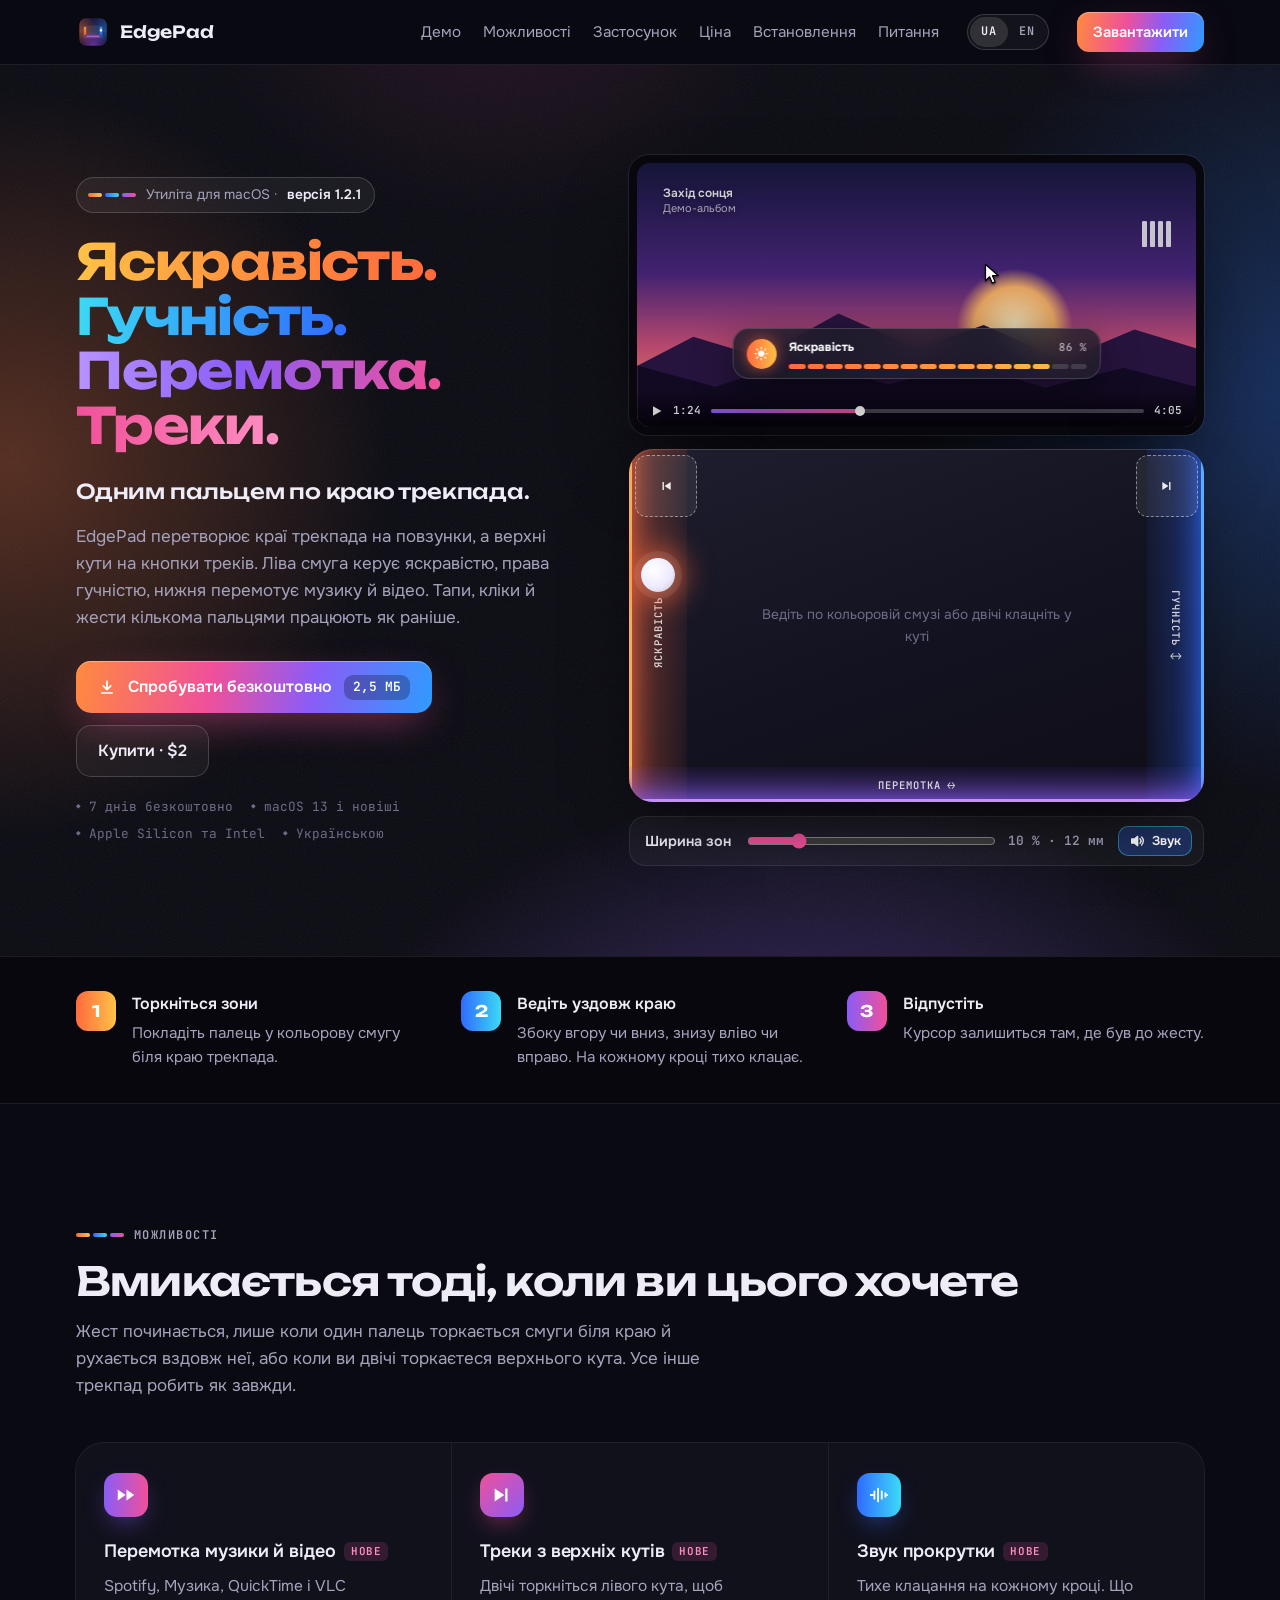
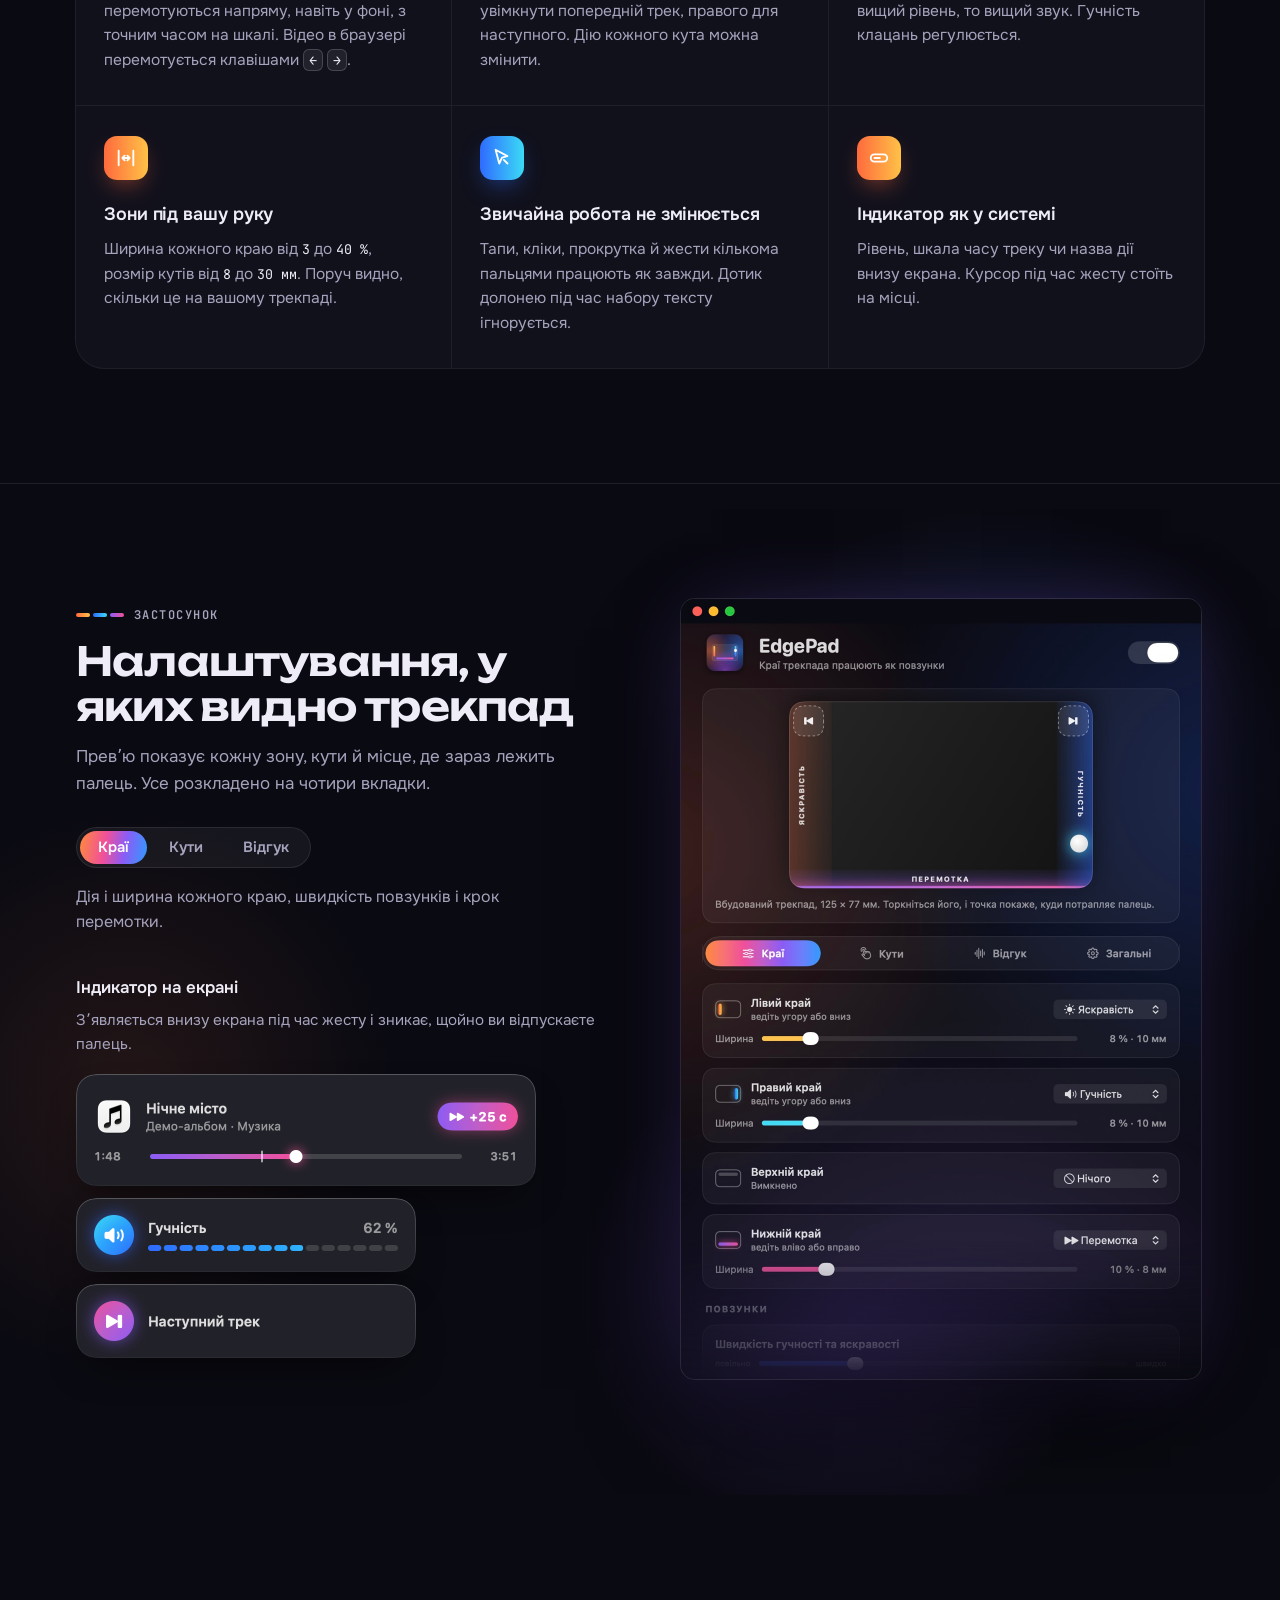
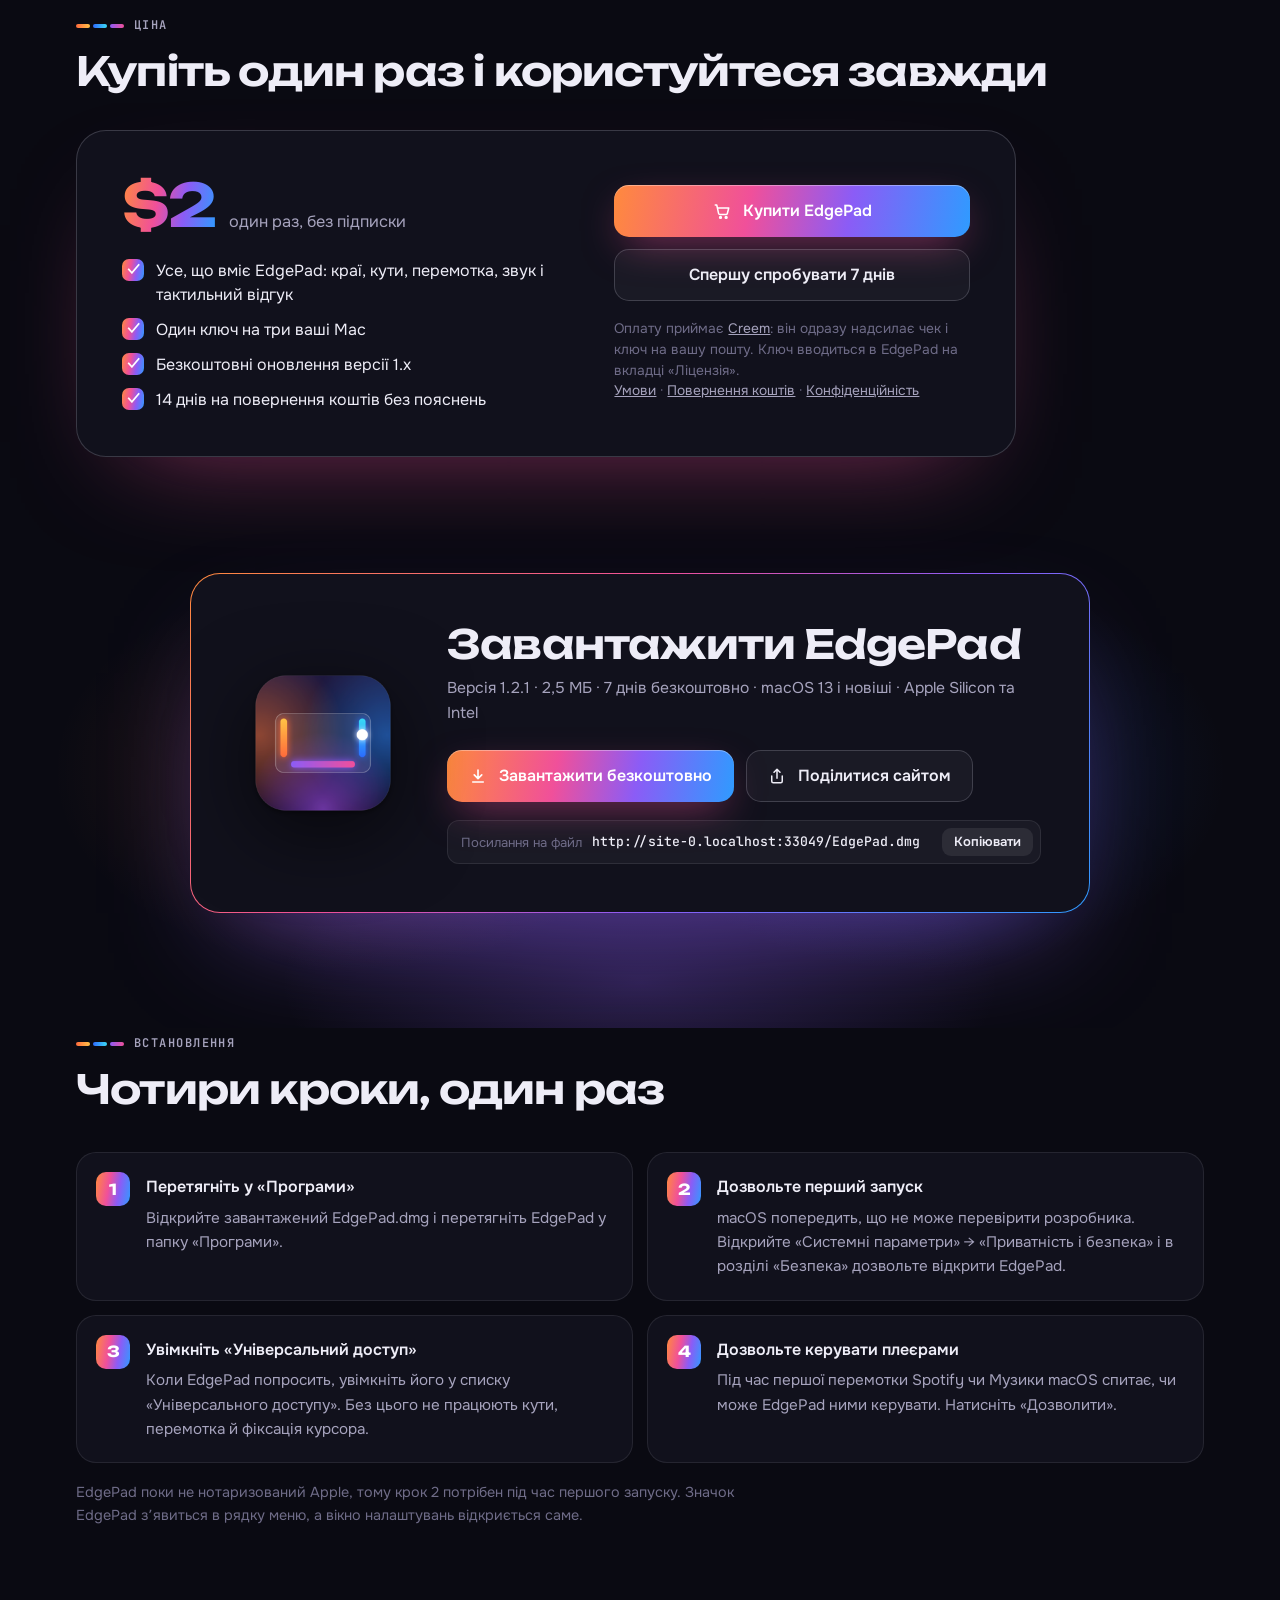
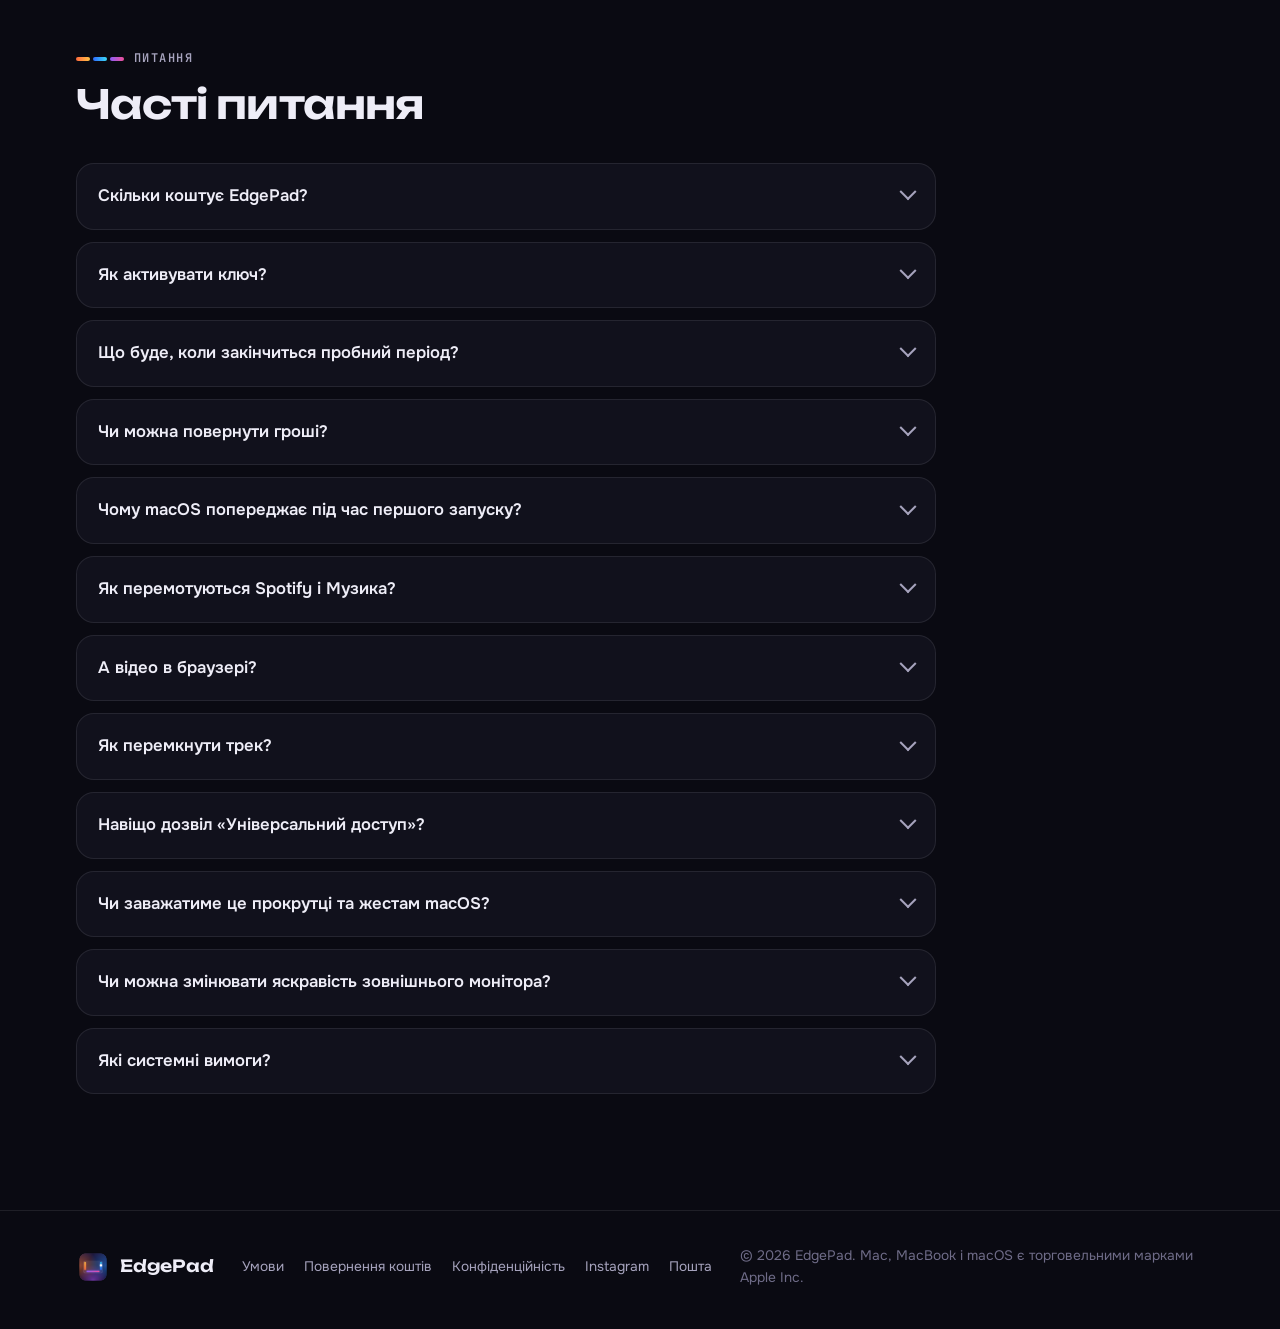
<file: index.html>
<!doctype html>
<html lang="uk">
<head>
<meta charset="utf-8">
<meta name="viewport" content="width=device-width, initial-scale=1, viewport-fit=cover">
<title>EdgePad · краї трекпада стають повзунками</title>
<meta name="description" content="EdgePad для macOS: яскравість, гучність і перемотка з країв трекпада, а треки з його верхніх кутів. 7 днів безкоштовно.">
<meta name="theme-color" content="#0A0A12">
<script>
  // Хто вже вибрав англійську, тому головна одразу відкриває /en/.
  try { if (localStorage.getItem('edgepad.lang') === 'en') location.replace('/en/' + location.hash); } catch (e) {}
</script>
<link rel="canonical" href="https://edgepad.app/">
<link rel="alternate" hreflang="uk" href="https://edgepad.app/">
<link rel="alternate" hreflang="en" href="https://edgepad.app/en/">
<link rel="alternate" hreflang="x-default" href="https://edgepad.app/en/">
<link rel="icon" type="image/png" href="/assets/favicon-64.png">
<link rel="apple-touch-icon" href="/assets/apple-touch-icon.png">
<meta property="og:type" content="website">
<meta property="og:locale" content="uk_UA">
<meta property="og:locale:alternate" content="en_US">
<meta property="og:title" content="EdgePad">
<meta property="og:description" content="Яскравість, гучність, перемотка і треки з країв трекпада. Утиліта для macOS.">
<meta property="og:image" content="https://edgepad.app/assets/og.jpg">
<meta property="og:url" content="https://edgepad.app/">
<meta property="og:image:width" content="1200">
<meta property="og:image:height" content="630">
<meta name="twitter:card" content="summary_large_image">
<link rel="preconnect" href="https://fonts.googleapis.com">
<link rel="preconnect" href="https://fonts.gstatic.com" crossorigin>
<link rel="stylesheet" href="https://fonts.googleapis.com/css2?family=Unbounded:wght@500;600;700;800&family=Onest:wght@400;500;600;700&family=JetBrains+Mono:wght@500;600&display=swap">
<link rel="stylesheet" href="/assets/site.css">
</head>
<body>

<header class="top">
  <div class="wrap">
    <a class="brand" href="#top" aria-label="EdgePad, на початок сторінки">
      <img src="/assets/icon-256.png" alt="" width="34" height="34">
      EdgePad
    </a>
    <nav class="nav" aria-label="Розділи">
      <a href="#demo">Демо</a>
      <a href="#features">Можливості</a>
      <a href="#app">Застосунок</a>
      <a href="#buy">Ціна</a>
      <a href="#install">Встановлення</a>
      <a href="#faq">Питання</a>
    </nav>
    <div class="lang-switch" role="group" aria-label="Мова сайту">
      <a href="/" lang="uk" hreflang="uk" aria-current="page" title="Українська">UA</a>
      <a href="/en/" lang="en" hreflang="en" title="English">EN</a>
    </div>
    <a class="btn btn-primary btn-small" href="#download">Завантажити</a>
  </div>
</header>

<main id="top">
  <section class="hero" aria-labelledby="hero-title">
    <div class="aurora"></div>
    <div class="grain"></div>
    <div class="wrap">
      <div>
        <span class="chip"><span class="edges" aria-hidden="true"><i></i><i></i><i></i></span>Утиліта для macOS · <b>версія <span data-version>1.1</span></b></span>
        <h1 id="hero-title">
          <span class="w w-bright">Яскравість.</span>
          <span class="w w-vol">Гучність.</span>
          <span class="w w-seek">Перемотка.</span>
          <span class="w w-media">Треки.</span>
        </h1>
        <p class="hero-lead">Одним пальцем по краю трекпада.</p>
        <p class="hero-text">EdgePad перетворює краї трекпада на повзунки, а верхні кути на кнопки треків. Ліва смуга керує яскравістю, права гучністю, нижня перемотує музику й відео. Тапи, кліки й жести кількома пальцями працюють як раніше.</p>
        <div class="cta-row">
          <a class="btn btn-primary js-download" href="/EdgePad.dmg" download>
            <svg viewBox="0 0 24 24" fill="none" stroke="currentColor" stroke-width="2.2" stroke-linecap="round" stroke-linejoin="round" aria-hidden="true"><path d="M12 4v11M7 10.5l5 5 5-5M5 20h14"/></svg>
            Спробувати безкоштовно
            <span class="tag"><span data-size>2,3 МБ</span></span>
          </a>
          <a class="btn btn-ghost" href="#buy"><span>Купити · <span data-price>$2</span></span></a>
        </div>
        <p class="meta"><span>7 днів безкоштовно</span><span>macOS 13 і новіші</span><span>Apple Silicon та Intel</span><span>Українською</span></p>
      </div>

      <div class="device" id="demo">
        <div class="screen" aria-hidden="true">
          <div class="screen-inner">
            <div class="clip" id="clip">
              <div class="sun"></div>
              <div class="ridge a"></div>
              <div class="ridge b"></div>
              <div class="now"><b id="nowTitle">Захід сонця</b><span>Демо-альбом</span></div>
              <div class="eq" id="eq"><i></i><i></i><i></i><i></i></div>
            </div>
            <div class="player">
              <svg viewBox="0 0 12 12"><path d="M2 1.2v9.6L10.4 6z" fill="currentColor"/></svg>
              <span id="tNow">1:24</span>
              <span class="track"><b id="prog"></b></span>
              <span id="tDur">4:05</span>
            </div>
            <div class="dimmer" id="dimmer"></div>
            <svg class="cursor" id="cursor" viewBox="0 0 16 22"><path d="M1.5 1.5v16.2l4.1-3.9 2.7 6.3 2.9-1.2-2.7-6.2 5.7-.2z" fill="#fff" stroke="#000" stroke-width="1.2" stroke-linejoin="round"/></svg>
            <div class="hud" id="hud" data-layout="compact" data-kind="vol">
              <div class="hud-compact">
                <span class="hud-badge" id="hudBadge"></span>
                <div class="hud-main">
                  <div class="hud-row"><b id="hudTitle">Гучність</b><span id="hudValue">45 %</span></div>
                  <div class="hud-seg" id="hudSeg"></div>
                </div>
              </div>
              <div class="hud-seek">
                <div class="hud-head">
                  <span class="hud-art"><svg viewBox="0 0 24 24" fill="currentColor"><path d="M9 17.5V6.2l10-2.2v11.3a2.8 2.8 0 1 1-2-2.7V7.8l-6 1.3v8.4a2.8 2.8 0 1 1-2-2.7z"/></svg></span>
                  <div class="hud-meta"><b id="seekTitle">Захід сонця</b><span>Демо-альбом · Музика</span></div>
                  <span class="hud-delta" id="seekDelta"></span>
                </div>
                <div class="hud-line">
                  <span id="seekNow">1:24</span>
                  <span class="hud-time"><b id="seekFill"></b><i id="seekStart"></i><em id="seekKnob"></em></span>
                  <span id="seekDur">4:05</span>
                </div>
              </div>
            </div>
          </div>
        </div>

        <div class="pad" id="pad" role="img" aria-label="Демо трекпада: затисніть і ведіть по кольоровій смузі або двічі клацніть у куті">
          <div class="zone left"><span>Яскравість ↕</span></div>
          <div class="zone right"><span>Гучність ↕</span></div>
          <div class="zone bottom"><span>Перемотка ↔</span></div>
          <div class="corner left" id="cornerLeft"><svg viewBox="0 0 24 24" fill="currentColor"><path d="M6 5h2.4v14H6zM20 5v14L9.5 12z"/></svg></div>
          <div class="corner right" id="cornerRight"><svg viewBox="0 0 24 24" fill="currentColor"><path d="M15.6 5H18v14h-2.4zM4 5l10.5 7L4 19z"/></svg></div>
          <p class="pad-hint">Ведіть по кольоровій смузі або двічі клацніть у куті</p>
          <div class="finger" id="finger"></div>
        </div>

        <div class="controls">
          <label for="zw">Ширина зон</label>
          <input id="zw" type="range" min="3" max="40" value="10">
          <output id="zwOut" for="zw">10 % · 12 мм</output>
          <button class="sound" id="sound" type="button" aria-pressed="true">
            <svg viewBox="0 0 24 24" fill="none" stroke="currentColor" stroke-width="2" stroke-linecap="round" stroke-linejoin="round" aria-hidden="true"><path d="M4 9h4l5-4v14l-5-4H4z" fill="currentColor"/><path d="M16.5 8.5a5 5 0 0 1 0 7M19 6a8.5 8.5 0 0 1 0 12"/></svg>
            Звук
          </button>
        </div>
      </div>
    </div>
  </section>

  <section class="how" aria-label="Як це працює">
    <div class="wrap">
      <ol class="steps">
        <li><span class="n">1</span><div><b>Торкніться зони</b><p>Покладіть палець у кольорову смугу біля краю трекпада.</p></div></li>
        <li><span class="n">2</span><div><b>Ведіть уздовж краю</b><p>Збоку вгору чи вниз, знизу вліво чи вправо. На кожному кроці тихо клацає.</p></div></li>
        <li><span class="n">3</span><div><b>Відпустіть</b><p>Курсор залишиться там, де був до жесту.</p></div></li>
      </ol>
    </div>
  </section>

  <section class="section" id="features" aria-labelledby="features-title">
    <div class="wrap">
      <span class="eyebrow"><span class="edges" aria-hidden="true"><i></i><i></i><i></i></span>Можливості</span>
      <h2 id="features-title">Вмикається тоді, коли ви цього хочете</h2>
      <p class="section-lead">Жест починається, лише коли один палець торкається смуги біля краю й рухається вздовж неї, або коли ви двічі торкаєтеся верхнього кута. Усе інше трекпад робить як завжди.</p>

      <div class="features">
        <article class="feature c-seek">
          <span class="ico"><svg viewBox="0 0 24 24" fill="currentColor" aria-hidden="true"><path d="M3 6v12l8.5-6zM12.5 6v12L21 12z"/></svg></span>
          <h3>Перемотка музики й відео<span class="new">нове</span></h3>
          <p>Spotify, Музика, QuickTime і VLC перемотуються напряму, навіть у фоні, з точним часом на шкалі. Відео в браузері перемотується клавішами <kbd>←</kbd> <kbd>→</kbd>.</p>
        </article>
        <article class="feature c-media">
          <span class="ico"><svg viewBox="0 0 24 24" fill="currentColor" aria-hidden="true"><path d="M15.6 5H18v14h-2.4zM4 5l10.5 7L4 19z"/></svg></span>
          <h3>Треки з верхніх кутів<span class="new">нове</span></h3>
          <p>Двічі торкніться лівого кута, щоб увімкнути попередній трек, правого для наступного. Дію кожного кута можна змінити.</p>
        </article>
        <article class="feature c-vol">
          <span class="ico"><svg viewBox="0 0 24 24" fill="none" stroke="currentColor" stroke-width="2" stroke-linecap="round" stroke-linejoin="round" aria-hidden="true"><path d="M3 12h2M7 8v8M11 5v14M15 8v8M19 10v4M21 12h0"/></svg></span>
          <h3>Звук прокрутки<span class="new">нове</span></h3>
          <p>Тихе клацання на кожному кроці. Що вищий рівень, то вищий звук. Гучність клацань регулюється.</p>
        </article>
        <article class="feature c-bright">
          <span class="ico"><svg viewBox="0 0 24 24" fill="none" stroke="currentColor" stroke-width="2" stroke-linecap="round" stroke-linejoin="round" aria-hidden="true"><path d="M4 4v16M20 4v16M8 12h8M10.5 9.5 8 12l2.5 2.5M13.5 9.5 16 12l-2.5 2.5"/></svg></span>
          <h3>Зони під вашу руку</h3>
          <p>Ширина кожного краю від <span class="unit">3</span> до <span class="unit">40 %</span>, розмір кутів від <span class="unit">8</span> до <span class="unit">30 мм</span>. Поруч видно, скільки це на вашому трекпаді.</p>
        </article>
        <article class="feature c-vol">
          <span class="ico"><svg viewBox="0 0 24 24" fill="none" stroke="currentColor" stroke-width="2" stroke-linecap="round" stroke-linejoin="round" aria-hidden="true"><path d="M5 3l13 7-6 1.5L9 18z"/><path d="M14 14l4 4"/></svg></span>
          <h3>Звичайна робота не змінюється</h3>
          <p>Тапи, кліки, прокрутка й жести кількома пальцями працюють як завжди. Дотик долонею під час набору тексту ігнорується.</p>
        </article>
        <article class="feature c-bright">
          <span class="ico"><svg viewBox="0 0 24 24" fill="none" stroke="currentColor" stroke-width="2" stroke-linecap="round" stroke-linejoin="round" aria-hidden="true"><rect x="3" y="8" width="18" height="8" rx="4"/><path d="M7 12h6"/></svg></span>
          <h3>Індикатор як у системі</h3>
          <p>Рівень, шкала часу треку чи назва дії внизу екрана. Курсор під час жесту стоїть на місці.</p>
        </article>
      </div>
    </div>
  </section>

  <section class="section app" id="app" aria-labelledby="app-title">
    <div class="wrap app-grid">
      <div>
        <span class="eyebrow"><span class="edges" aria-hidden="true"><i></i><i></i><i></i></span>Застосунок</span>
        <h2 id="app-title">Налаштування, у яких видно трекпад</h2>
        <p class="section-lead">Превʼю показує кожну зону, кути й місце, де зараз лежить палець. Усе розкладено на чотири вкладки.</p>
        <div class="tabs" role="tablist" aria-label="Вкладки налаштувань">
          <button type="button" role="tab" id="tab-zones" aria-selected="true" aria-controls="app-shot" data-tab="zones">Краї</button>
          <button type="button" role="tab" id="tab-corners" aria-selected="false" aria-controls="app-shot" data-tab="corners">Кути</button>
          <button type="button" role="tab" id="tab-feedback" aria-selected="false" aria-controls="app-shot" data-tab="feedback">Відгук</button>
        </div>
        <p class="tab-text" id="tabText">Дія і ширина кожного краю, швидкість повзунків і крок перемотки.</p>

        <div class="huds">
          <h3>Індикатор на екрані</h3>
          <p>Зʼявляється внизу екрана під час жесту і зникає, щойно ви відпускаєте палець.</p>
          <div class="hud-shots">
            <img class="w460" src="/assets/hud-seek.png" width="460" height="112" alt="Індикатор перемотки: трек «Нічне місто», шкала часу і позначка +25 секунд" loading="lazy">
            <img class="w340" src="/assets/hud-volume.png" width="340" height="74" alt="Індикатор гучності на 62 відсотки" loading="lazy">
            <img class="w340" src="/assets/hud-media.png" width="340" height="74" alt="Індикатор «Наступний трек»" loading="lazy">
          </div>
        </div>
      </div>
      <figure class="window" id="app-shot" role="tabpanel" aria-labelledby="tab-zones">
        <img id="appShot" src="/assets/app-zones.jpg" width="1040" height="1560" alt="Вікно налаштувань EdgePad, вкладка «Краї»">
      </figure>
    </div>
  </section>

  <section class="section" id="buy" aria-labelledby="buy-title" style="padding-bottom: 0">
    <div class="wrap">
      <span class="eyebrow"><span class="edges" aria-hidden="true"><i></i><i></i><i></i></span>Ціна</span>
      <h2 id="buy-title">Купіть один раз і користуйтеся завжди</h2>
      <div class="price-card">
        <div>
          <div class="price"><b data-price>$2</b><span>один раз, без підписки</span></div>
          <ul class="price-list">
            <li>Усе, що вміє EdgePad: краї, кути, перемотка, звук і тактильний відгук</li>
            <li>Один ключ на три ваші Mac</li>
            <li>Безкоштовні оновлення версії 1.x</li>
            <li>14 днів на повернення коштів без пояснень</li>
          </ul>
        </div>
        <div class="price-cta">
          <a class="btn btn-primary" id="buyButton" href="#buy">
            <svg viewBox="0 0 24 24" fill="none" stroke="currentColor" stroke-width="2" stroke-linecap="round" stroke-linejoin="round" aria-hidden="true"><path d="M3 4h2l2.4 11.2a2 2 0 0 0 2 1.6h7.7a2 2 0 0 0 2-1.5L21 8H6.2"/><circle cx="10" cy="20.5" r="1.2"/><circle cx="17.5" cy="20.5" r="1.2"/></svg>
            <span id="buyLabel">Купити EdgePad</span>
          </a>
          <a class="btn btn-ghost" href="#download">Спершу спробувати 7 днів</a>
          <p class="price-note">Оплату приймає <a href="https://www.creem.io" rel="noopener">Creem</a>: він одразу надсилає чек і ключ на вашу пошту. Ключ вводиться в EdgePad на вкладці «Ліцензія».<br><a href="/terms.html">Умови</a> · <a href="/refund.html">Повернення коштів</a> · <a href="/privacy.html">Конфіденційність</a></p>
        </div>
      </div>
    </div>
  </section>

  <section class="section download" id="download" aria-labelledby="download-title">
    <div class="wrap">
      <div class="dl-card">
        <img class="dl-icon" src="/assets/icon-256.png" width="168" height="168" alt="Іконка EdgePad">
        <div>
          <h2 id="download-title">Завантажити EdgePad</h2>
          <p class="dl-meta">Версія <span data-version>1.1</span> · <span data-size>2,3 МБ</span> · 7 днів безкоштовно · macOS 13 і новіші · Apple Silicon та Intel</p>
          <div class="cta-row">
            <a class="btn btn-primary js-download" href="/EdgePad.dmg" download>
              <svg viewBox="0 0 24 24" fill="none" stroke="currentColor" stroke-width="2.2" stroke-linecap="round" stroke-linejoin="round" aria-hidden="true"><path d="M12 4v11M7 10.5l5 5 5-5M5 20h14"/></svg>
              Завантажити безкоштовно
            </a>
            <button class="btn btn-ghost" id="share" type="button">
              <svg viewBox="0 0 24 24" fill="none" stroke="currentColor" stroke-width="2" stroke-linecap="round" stroke-linejoin="round" aria-hidden="true"><path d="M12 15V3M8 7l4-4 4 4M5 12v7a2 2 0 0 0 2 2h10a2 2 0 0 0 2-2v-7"/></svg>
              Поділитися сайтом
            </button>
          </div>
          <div class="dl-link">
            <span>Посилання на файл</span>
            <code id="fileLink">EdgePad.dmg</code>
            <button type="button" id="copyFile">Копіювати</button>
          </div>
        </div>
      </div>
    </div>
  </section>

  <section class="section" id="install" aria-labelledby="install-title" style="padding-top: 0">
    <div class="wrap">
      <span class="eyebrow"><span class="edges" aria-hidden="true"><i></i><i></i><i></i></span>Встановлення</span>
      <h2 id="install-title">Чотири кроки, один раз</h2>
      <ol class="install-list">
        <li><b>Перетягніть у «Програми»</b><p>Відкрийте завантажений EdgePad.dmg і перетягніть EdgePad у папку «Програми».</p></li>
        <li><b>Дозвольте перший запуск</b><p>macOS попередить, що не може перевірити розробника. Відкрийте «Системні параметри» → «Приватність і безпека» і в розділі «Безпека» дозвольте відкрити EdgePad.</p></li>
        <li><b>Увімкніть «Універсальний доступ»</b><p>Коли EdgePad попросить, увімкніть його у списку «Універсального доступу». Без цього не працюють кути, перемотка й фіксація курсора.</p></li>
        <li><b>Дозвольте керувати плеєрами</b><p>Під час першої перемотки Spotify чи Музики macOS спитає, чи може EdgePad ними керувати. Натисніть «Дозволити».</p></li>
      </ol>
      <p class="note">EdgePad поки не нотаризований Apple, тому крок 2 потрібен під час першого запуску. Значок EdgePad зʼявиться в рядку меню, а вікно налаштувань відкриється саме.</p>
    </div>
  </section>

  <section class="section" id="faq" aria-labelledby="faq-title" style="padding-top: 0">
    <div class="wrap">
      <span class="eyebrow"><span class="edges" aria-hidden="true"><i></i><i></i><i></i></span>Питання</span>
      <h2 id="faq-title">Часті питання</h2>
      <div class="faq-list">
        <details>
          <summary>Скільки коштує EdgePad?</summary>
          <p>Перші 7 днів безкоштовно, з усіма можливостями. Далі <span data-price>$2</span> один раз, без підписки. Один ключ працює на трьох ваших Mac, а оновлення версії 1.x безкоштовні.</p>
        </details>
        <details>
          <summary>Як активувати ключ?</summary>
          <p>Ключ приходить на пошту одразу після оплати. Відкрийте налаштування EdgePad, перейдіть на вкладку «Ліцензія», вставте ключ і натисніть «Активувати». Щоб перенести ключ на інший Mac, натисніть там же «Звільнити ключ».</p>
        </details>
        <details>
          <summary>Що буде, коли закінчиться пробний період?</summary>
          <p>Краї й кути трекпада перестануть керувати Mac, поки ви не введете ключ. Налаштування нікуди не зникнуть, а трекпад працюватиме як звичайно.</p>
        </details>
        <details>
          <summary>Чи можна повернути гроші?</summary>
          <p>Так, протягом 14 днів після покупки й без пояснень. Напишіть нам або відповідайте на лист із чеком. Детальніше в <a href="/refund.html">політиці повернення</a>.</p>
        </details>
        <details>
          <summary>Чому macOS попереджає під час першого запуску?</summary>
          <p>EdgePad ще не має підпису й нотаризації Apple, тому macOS не відкриває його одразу. Дозволити запуск треба один раз у «Системних параметрах» → «Приватність і безпека». Далі програма відкривається як звичайно.</p>
        </details>
        <details>
          <summary>Як перемотуються Spotify і Музика?</summary>
          <p>Напряму: EdgePad сам змінює позицію треку, навіть коли програма у фоні, а індикатор показує назву, шкалу часу і на скільки секунд ви перемотали. Так само працюють QuickTime Player і VLC. Крок можна вибрати від 2 до 30 секунд.</p>
        </details>
        <details>
          <summary>А відео в браузері?</summary>
          <p>Відео в Safari, Chrome та інших браузерах, а також в IINA і Apple TV перемотується клавішами <kbd>←</kbd> <kbd>→</kbd>, тож вікно з відео має бути активним. Якщо в цей час грає музика, перемотується вона.</p>
        </details>
        <details>
          <summary>Як перемкнути трек?</summary>
          <p>Двічі торкніться або клацніть у лівому верхньому куті трекпада, щоб увімкнути попередній трек, у правому для наступного. Одиночне торкання в куті працює як звичайне клацання, лише на мить пізніше.</p>
        </details>
        <details>
          <summary>Навіщо дозвіл «Універсальний доступ»?</summary>
          <p>Щоб натискати за вас клавіші перемотки й медіаклавіші, а курсор тримати на місці під час жесту. Гучність і яскравість працюють і без нього.</p>
        </details>
        <details>
          <summary>Чи заважатиме це прокрутці та жестам macOS?</summary>
          <p>Ні. Жест починається, лише коли один палець торкається кольорової смуги й рухається вздовж краю. Прокрутка двома пальцями, системні жести, тапи й кліки працюють як завжди. Якщо смуга спрацьовує випадково, зменште її ширину аж до 3 %.</p>
        </details>
        <details>
          <summary>Чи можна змінювати яскравість зовнішнього монітора?</summary>
          <p>Ні, EdgePad керує яскравістю вбудованого екрана MacBook. Звичайні зовнішні монітори регулюють яскравість власними кнопками.</p>
        </details>
        <details>
          <summary>Які системні вимоги?</summary>
          <p>Mac із трекпадом і macOS 13 Ventura або новішою. Програма універсальна, для Mac з Apple Silicon та Intel.</p>
        </details>
      </div>
    </div>
  </section>
</main>

<footer class="foot">
  <div class="wrap">
    <a class="brand" href="#top"><img src="/assets/icon-256.png" alt="" width="34" height="34">EdgePad</a>
    <nav class="foot-links" aria-label="Документи">
      <a href="/terms.html">Умови</a>
      <a href="/refund.html">Повернення коштів</a>
      <a href="/privacy.html">Конфіденційність</a>
      <a href="https://www.instagram.com/_.alewex/" rel="noopener">Instagram</a>
      <a href="mailto:support@edgepad.app">Пошта</a>
    </nav>
    <p>© <span id="year">2026</span> EdgePad. Mac, MacBook і macOS є торговельними марками Apple Inc.</p>
  </div>
</footer>

<div class="toast" id="toast" role="status" aria-live="polite"></div>

<script src="/assets/site.js"></script>
</body>
</html>
</file>
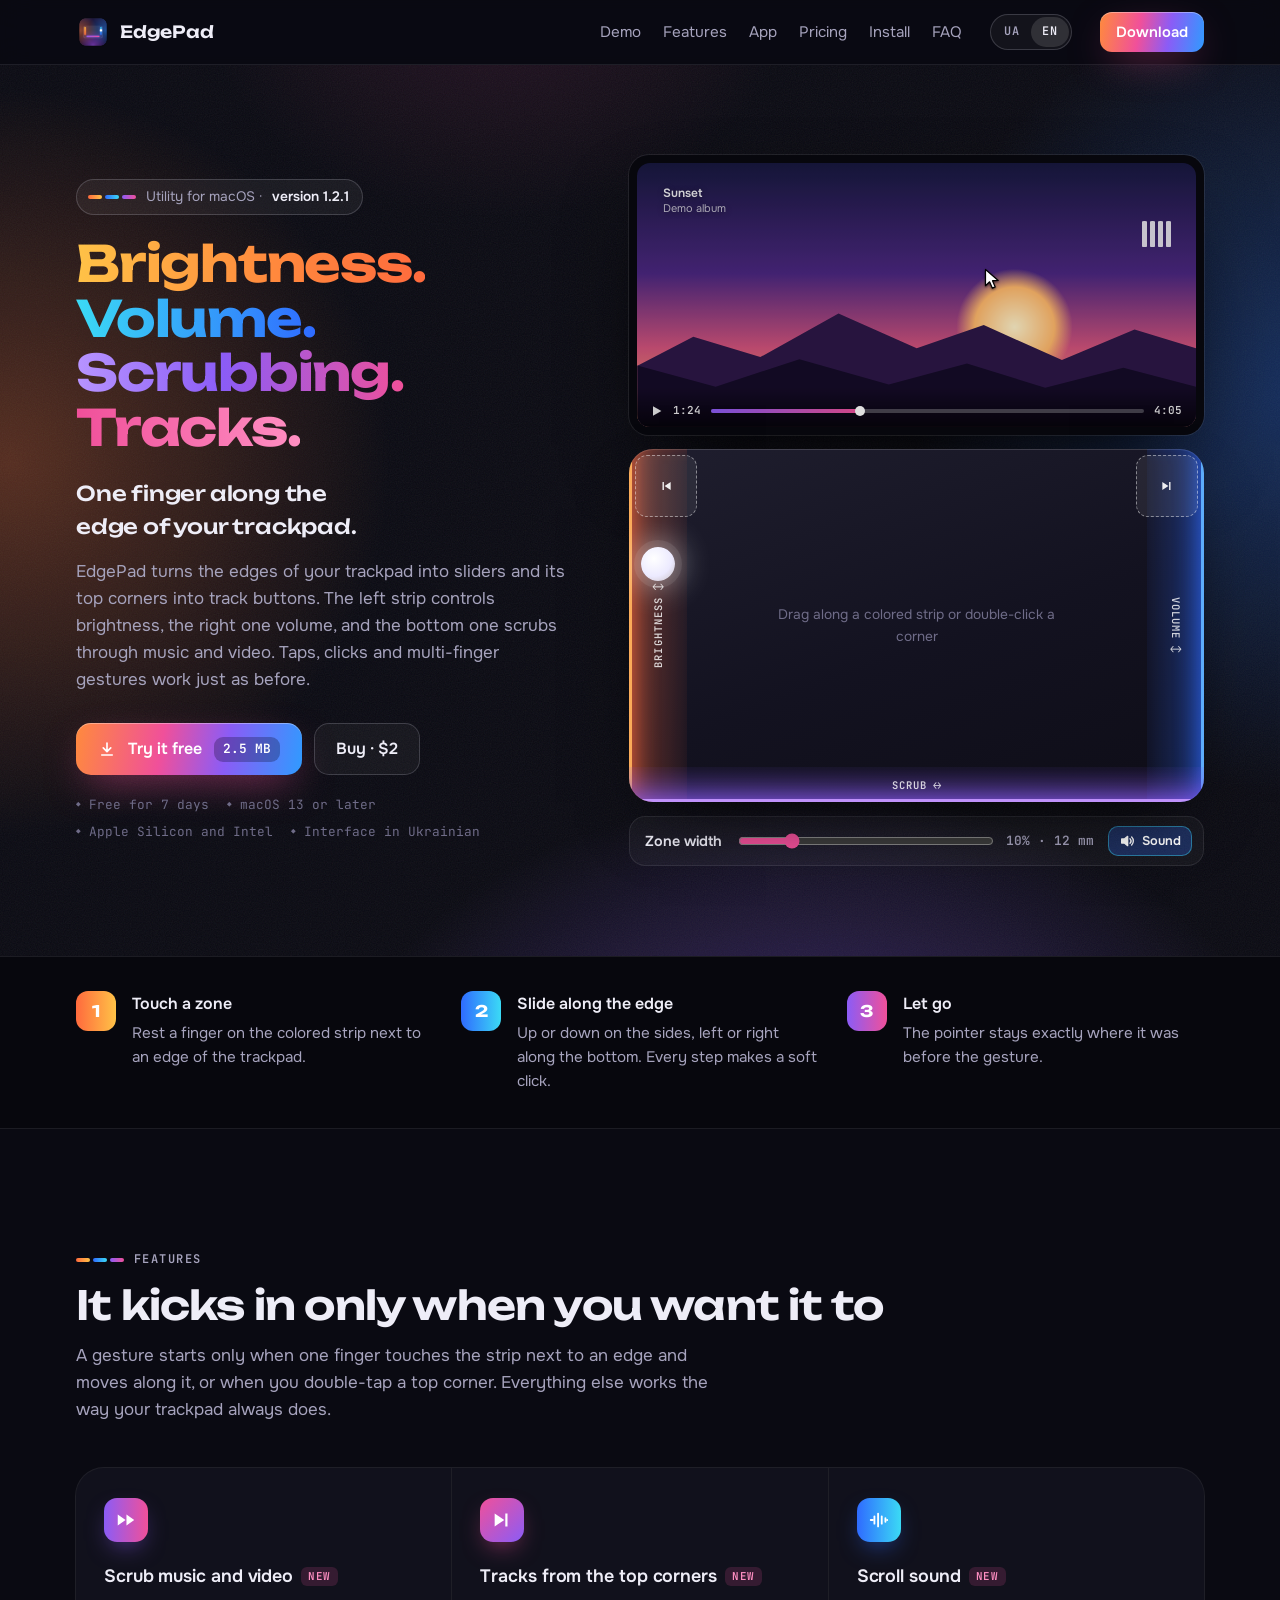
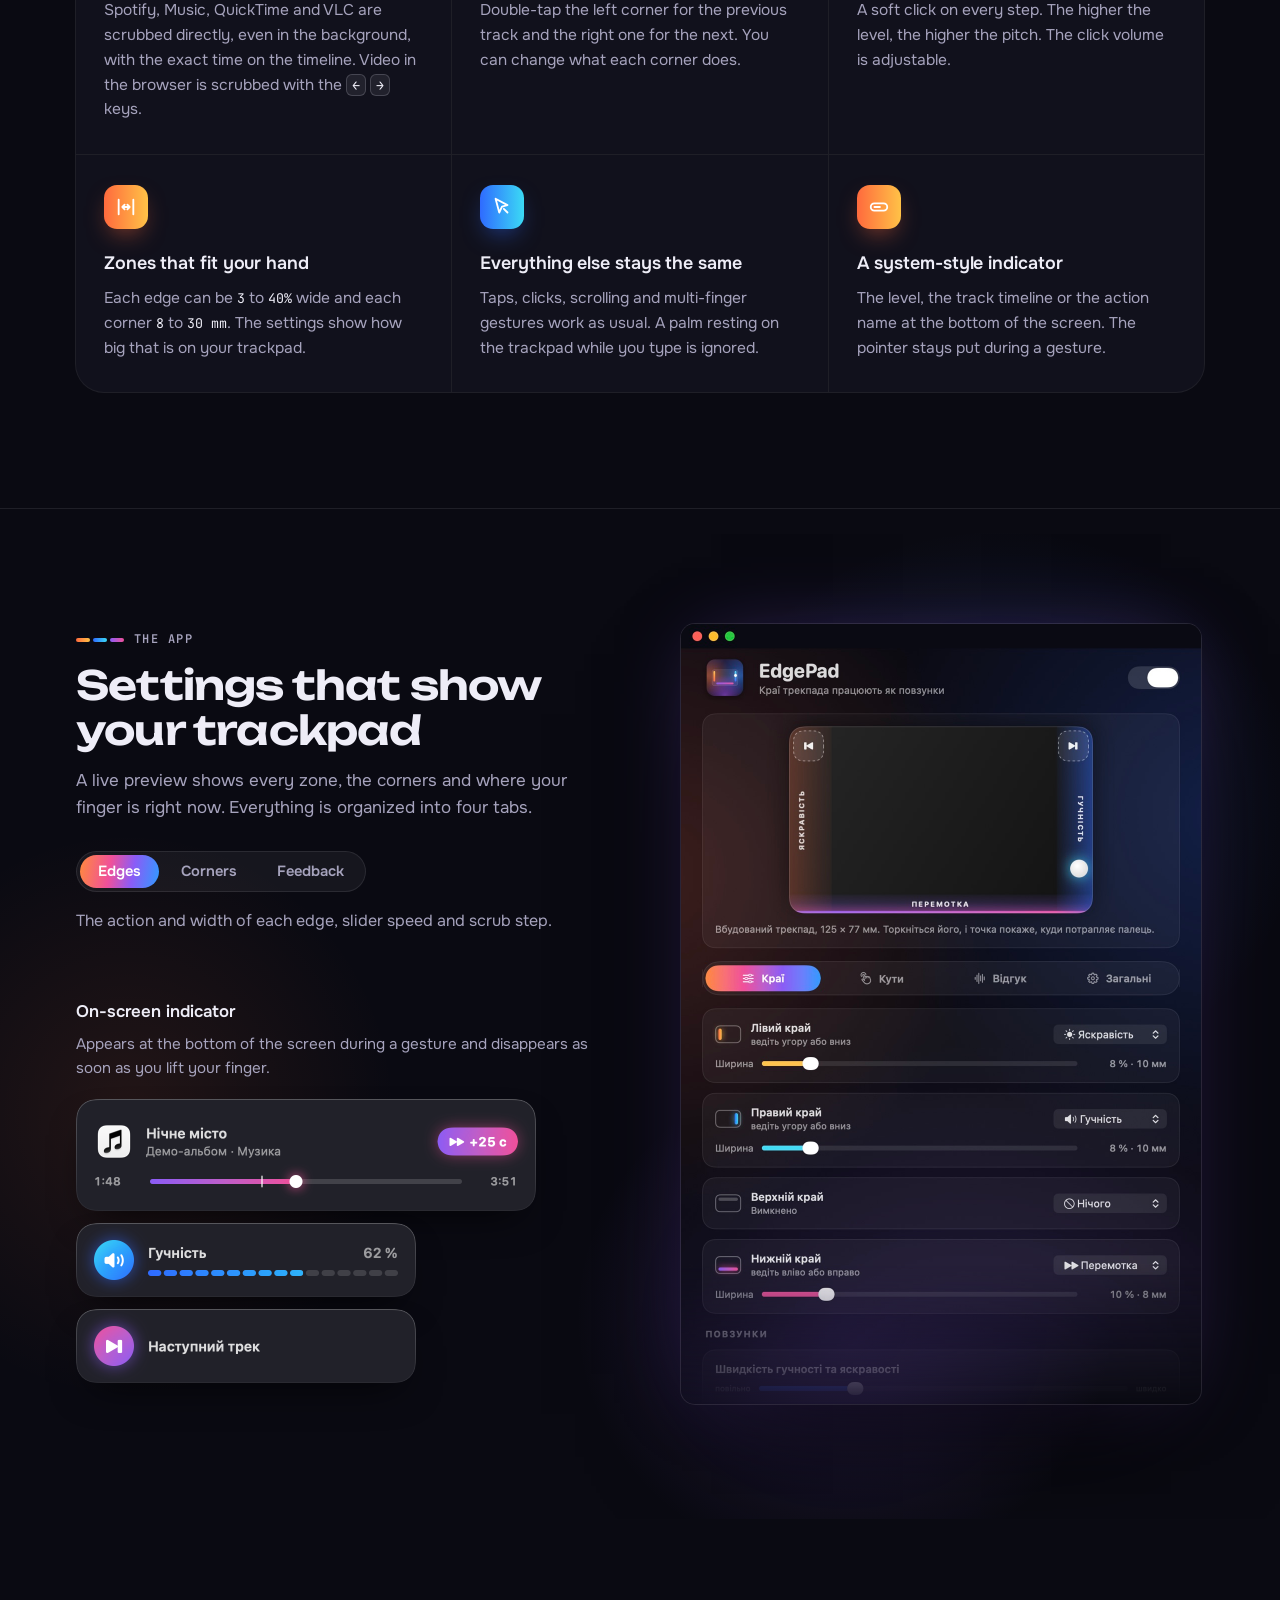
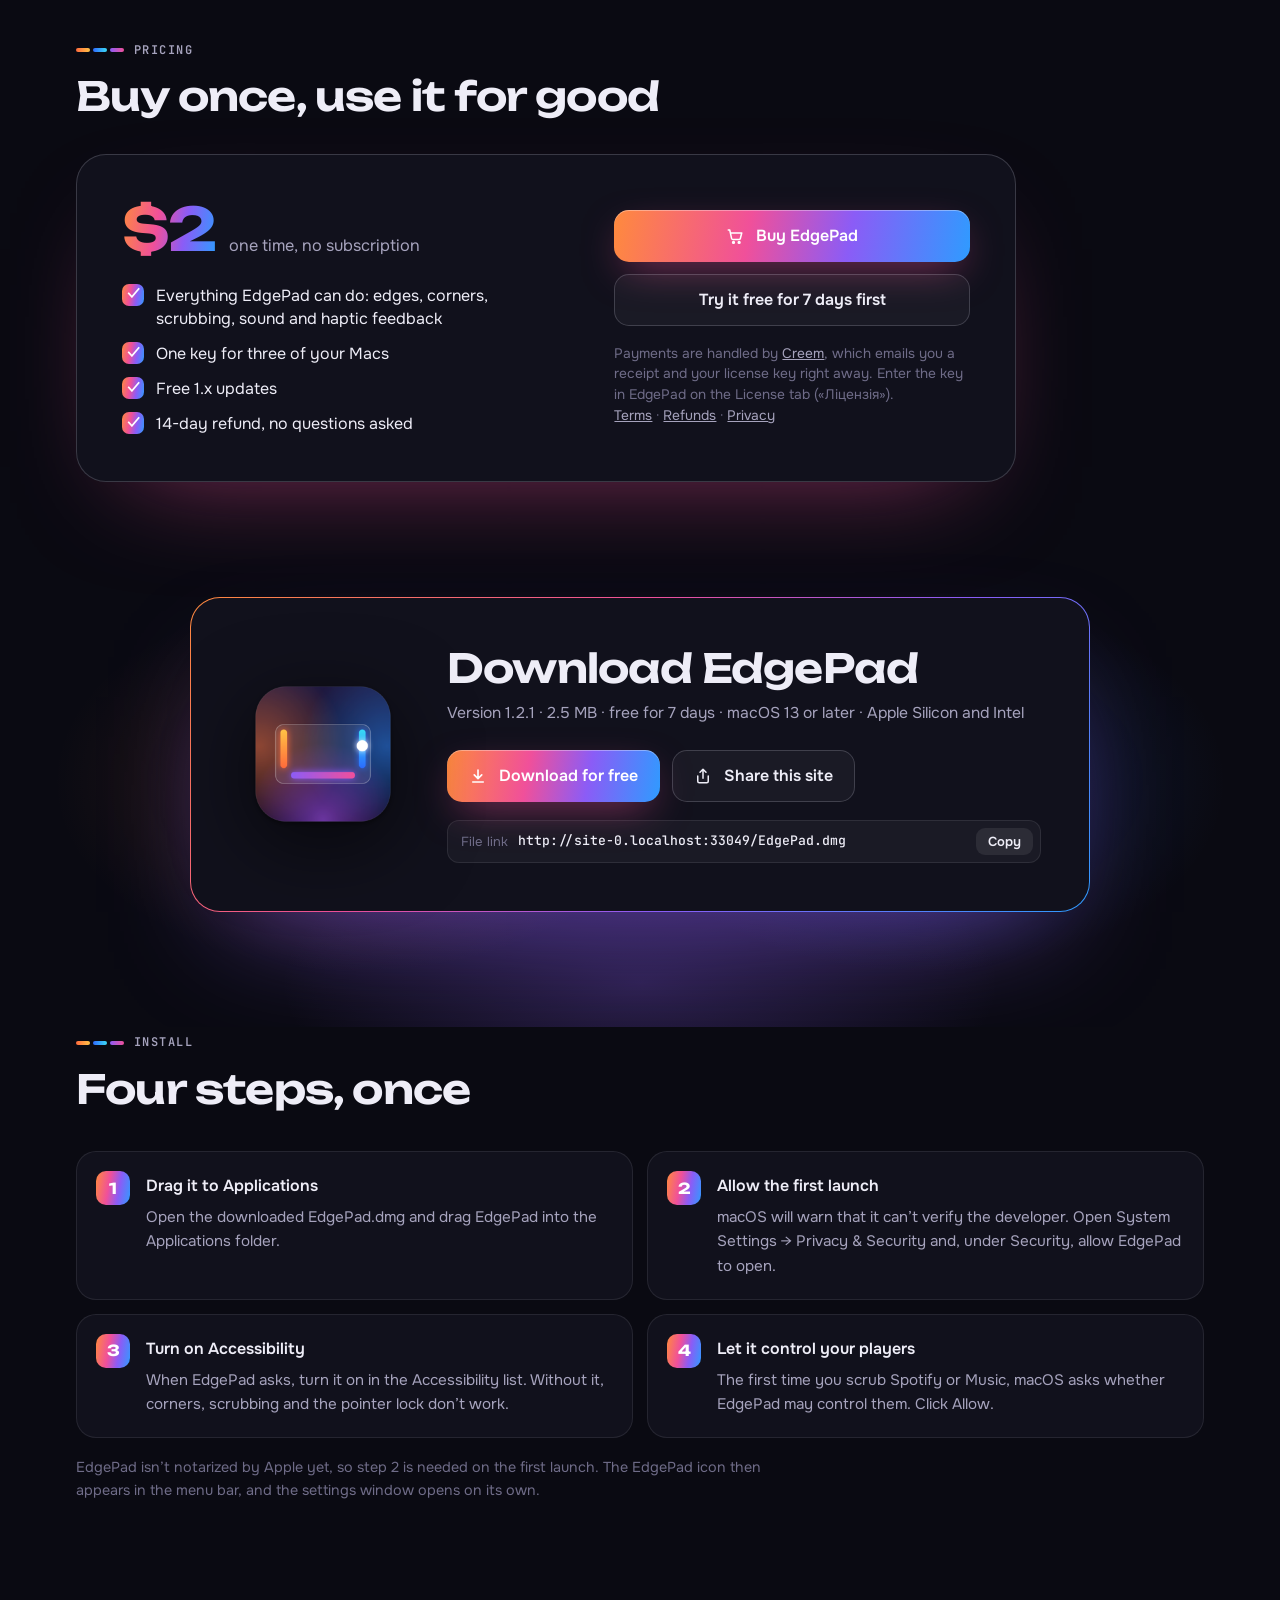
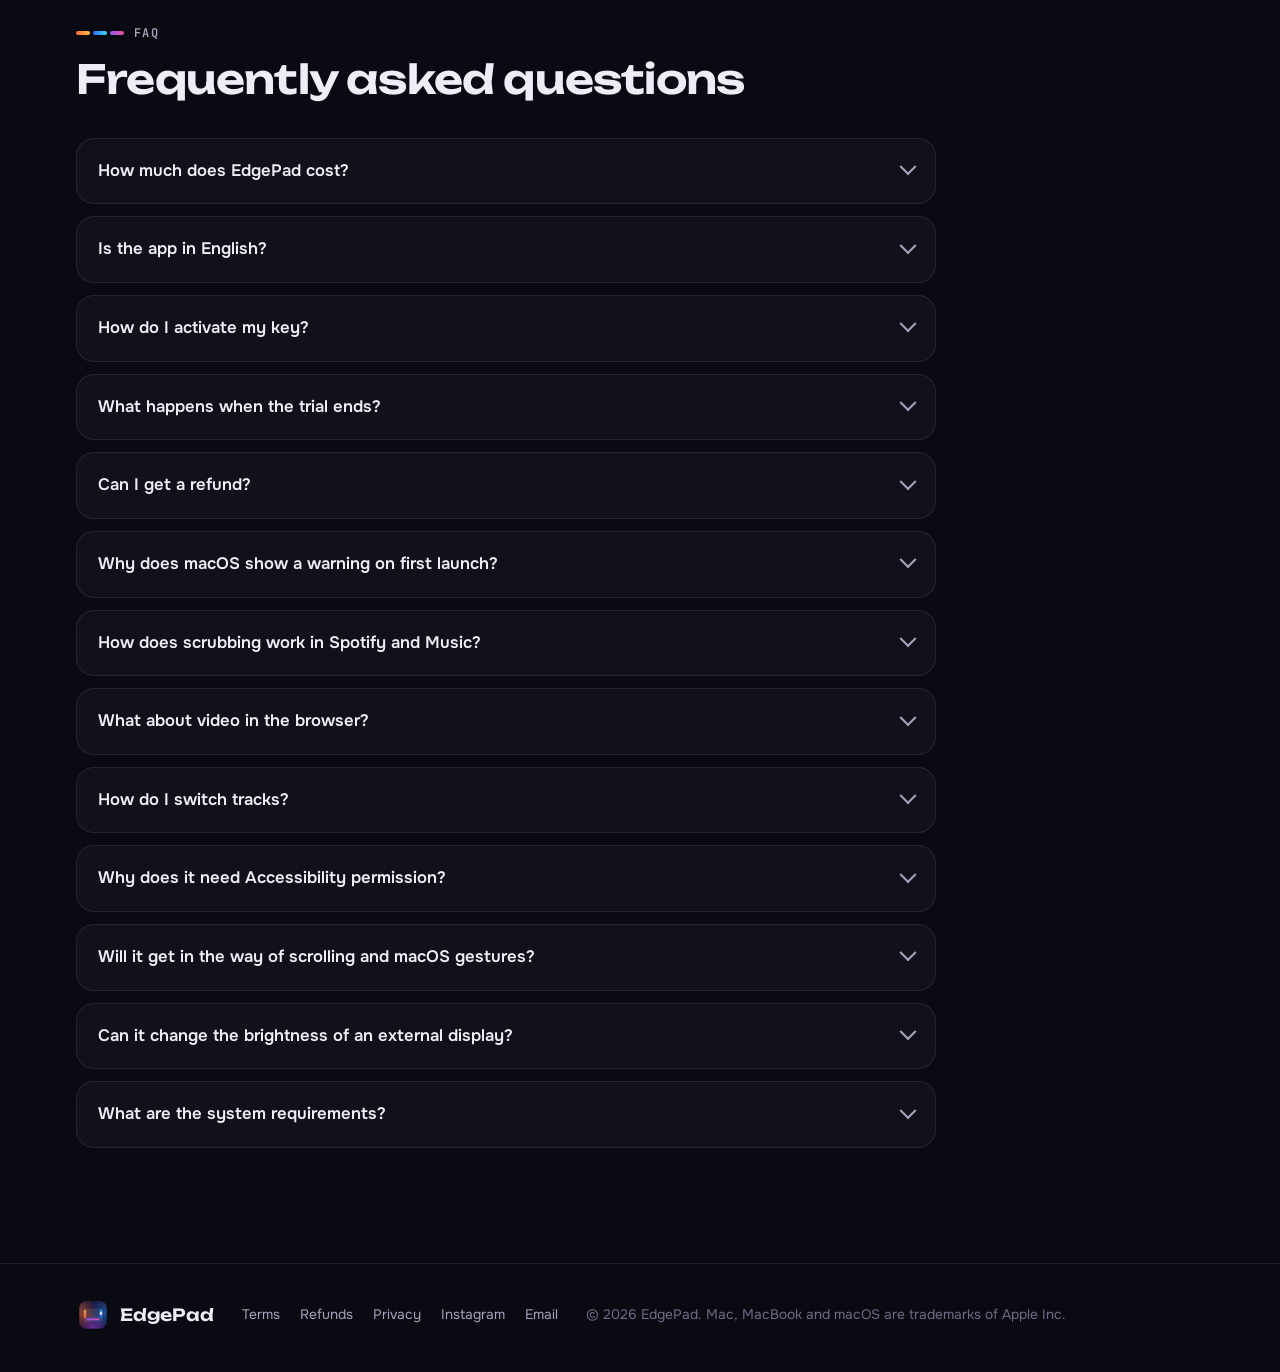
<file: en/index.html>
<!doctype html>
<html lang="en">
<head>
<meta charset="utf-8">
<meta name="viewport" content="width=device-width, initial-scale=1, viewport-fit=cover">
<title>EdgePad · Your trackpad edges become sliders</title>
<meta name="description" content="EdgePad for macOS: brightness, volume and scrubbing from the edges of your trackpad, and tracks from its top corners. Free for 7 days.">
<meta name="theme-color" content="#0A0A12">
<link rel="canonical" href="https://edgepad.app/en/">
<link rel="alternate" hreflang="uk" href="https://edgepad.app/">
<link rel="alternate" hreflang="en" href="https://edgepad.app/en/">
<link rel="alternate" hreflang="x-default" href="https://edgepad.app/en/">
<link rel="icon" type="image/png" href="/assets/favicon-64.png">
<link rel="apple-touch-icon" href="/assets/apple-touch-icon.png">
<meta property="og:type" content="website">
<meta property="og:locale" content="en_US">
<meta property="og:locale:alternate" content="uk_UA">
<meta property="og:title" content="EdgePad">
<meta property="og:description" content="Brightness, volume, scrubbing and tracks from the edges of your trackpad. A utility for macOS.">
<meta property="og:image" content="https://edgepad.app/assets/og-en.jpg">
<meta property="og:url" content="https://edgepad.app/en/">
<meta property="og:image:width" content="1200">
<meta property="og:image:height" content="630">
<meta name="twitter:card" content="summary_large_image">
<link rel="preconnect" href="https://fonts.googleapis.com">
<link rel="preconnect" href="https://fonts.gstatic.com" crossorigin>
<link rel="stylesheet" href="https://fonts.googleapis.com/css2?family=Unbounded:wght@500;600;700;800&family=Onest:wght@400;500;600;700&family=JetBrains+Mono:wght@500;600&display=swap">
<link rel="stylesheet" href="/assets/site.css">
</head>
<body>

<header class="top">
  <div class="wrap">
    <a class="brand" href="#top" aria-label="EdgePad, back to top">
      <img src="/assets/icon-256.png" alt="" width="34" height="34">
      EdgePad
    </a>
    <nav class="nav" aria-label="Sections">
      <a href="#demo">Demo</a>
      <a href="#features">Features</a>
      <a href="#app">App</a>
      <a href="#buy">Pricing</a>
      <a href="#install">Install</a>
      <a href="#faq">FAQ</a>
    </nav>
    <div class="lang-switch" role="group" aria-label="Site language">
      <a href="/" lang="uk" hreflang="uk" title="Українська">UA</a>
      <a href="/en/" lang="en" hreflang="en" aria-current="page" title="English">EN</a>
    </div>
    <a class="btn btn-primary btn-small" href="#download">Download</a>
  </div>
</header>

<main id="top">
  <section class="hero" aria-labelledby="hero-title">
    <div class="aurora"></div>
    <div class="grain"></div>
    <div class="wrap">
      <div>
        <span class="chip"><span class="edges" aria-hidden="true"><i></i><i></i><i></i></span>Utility for macOS · <b>version <span data-version>1.2.1</span></b></span>
        <h1 id="hero-title">
          <span class="w w-bright">Brightness.</span>
          <span class="w w-vol">Volume.</span>
          <span class="w w-seek">Scrubbing.</span>
          <span class="w w-media">Tracks.</span>
        </h1>
        <p class="hero-lead">One finger along the edge of your trackpad.</p>
        <p class="hero-text">EdgePad turns the edges of your trackpad into sliders and its top corners into track buttons. The left strip controls brightness, the right one volume, and the bottom one scrubs through music and video. Taps, clicks and multi-finger gestures work just as before.</p>
        <div class="cta-row">
          <a class="btn btn-primary js-download" href="/EdgePad.dmg" download>
            <svg viewBox="0 0 24 24" fill="none" stroke="currentColor" stroke-width="2.2" stroke-linecap="round" stroke-linejoin="round" aria-hidden="true"><path d="M12 4v11M7 10.5l5 5 5-5M5 20h14"/></svg>
            Try it free
            <span class="tag"><span data-size>2.5 MB</span></span>
          </a>
          <a class="btn btn-ghost" href="#buy"><span>Buy · <span data-price>$2</span></span></a>
        </div>
        <p class="meta"><span>Free for 7 days</span><span>macOS 13 or later</span><span>Apple Silicon and Intel</span><span>Interface in Ukrainian</span></p>
      </div>

      <div class="device" id="demo">
        <div class="screen" aria-hidden="true">
          <div class="screen-inner">
            <div class="clip" id="clip">
              <div class="sun"></div>
              <div class="ridge a"></div>
              <div class="ridge b"></div>
              <div class="now"><b id="nowTitle">Sunset</b><span>Demo album</span></div>
              <div class="eq" id="eq"><i></i><i></i><i></i><i></i></div>
            </div>
            <div class="player">
              <svg viewBox="0 0 12 12"><path d="M2 1.2v9.6L10.4 6z" fill="currentColor"/></svg>
              <span id="tNow">1:24</span>
              <span class="track"><b id="prog"></b></span>
              <span id="tDur">4:05</span>
            </div>
            <div class="dimmer" id="dimmer"></div>
            <svg class="cursor" id="cursor" viewBox="0 0 16 22"><path d="M1.5 1.5v16.2l4.1-3.9 2.7 6.3 2.9-1.2-2.7-6.2 5.7-.2z" fill="#fff" stroke="#000" stroke-width="1.2" stroke-linejoin="round"/></svg>
            <div class="hud" id="hud" data-layout="compact" data-kind="vol">
              <div class="hud-compact">
                <span class="hud-badge" id="hudBadge"></span>
                <div class="hud-main">
                  <div class="hud-row"><b id="hudTitle">Volume</b><span id="hudValue">45%</span></div>
                  <div class="hud-seg" id="hudSeg"></div>
                </div>
              </div>
              <div class="hud-seek">
                <div class="hud-head">
                  <span class="hud-art"><svg viewBox="0 0 24 24" fill="currentColor"><path d="M9 17.5V6.2l10-2.2v11.3a2.8 2.8 0 1 1-2-2.7V7.8l-6 1.3v8.4a2.8 2.8 0 1 1-2-2.7z"/></svg></span>
                  <div class="hud-meta"><b id="seekTitle">Sunset</b><span>Demo album · Music</span></div>
                  <span class="hud-delta" id="seekDelta"></span>
                </div>
                <div class="hud-line">
                  <span id="seekNow">1:24</span>
                  <span class="hud-time"><b id="seekFill"></b><i id="seekStart"></i><em id="seekKnob"></em></span>
                  <span id="seekDur">4:05</span>
                </div>
              </div>
            </div>
          </div>
        </div>

        <div class="pad" id="pad" role="img" aria-label="Trackpad demo: press and drag along a colored strip, or double-click a corner">
          <div class="zone left"><span>Brightness ↕</span></div>
          <div class="zone right"><span>Volume ↕</span></div>
          <div class="zone bottom"><span>Scrub ↔</span></div>
          <div class="corner left" id="cornerLeft"><svg viewBox="0 0 24 24" fill="currentColor"><path d="M6 5h2.4v14H6zM20 5v14L9.5 12z"/></svg></div>
          <div class="corner right" id="cornerRight"><svg viewBox="0 0 24 24" fill="currentColor"><path d="M15.6 5H18v14h-2.4zM4 5l10.5 7L4 19z"/></svg></div>
          <p class="pad-hint">Drag along a colored strip or double-click a corner</p>
          <div class="finger" id="finger"></div>
        </div>

        <div class="controls">
          <label for="zw">Zone width</label>
          <input id="zw" type="range" min="3" max="40" value="10">
          <output id="zwOut" for="zw">10% · 12 mm</output>
          <button class="sound" id="sound" type="button" aria-pressed="true">
            <svg viewBox="0 0 24 24" fill="none" stroke="currentColor" stroke-width="2" stroke-linecap="round" stroke-linejoin="round" aria-hidden="true"><path d="M4 9h4l5-4v14l-5-4H4z" fill="currentColor"/><path d="M16.5 8.5a5 5 0 0 1 0 7M19 6a8.5 8.5 0 0 1 0 12"/></svg>
            Sound
          </button>
        </div>
      </div>
    </div>
  </section>

  <section class="how" aria-label="How it works">
    <div class="wrap">
      <ol class="steps">
        <li><span class="n">1</span><div><b>Touch a zone</b><p>Rest a finger on the colored strip next to an edge of the trackpad.</p></div></li>
        <li><span class="n">2</span><div><b>Slide along the edge</b><p>Up or down on the sides, left or right along the bottom. Every step makes a soft click.</p></div></li>
        <li><span class="n">3</span><div><b>Let go</b><p>The pointer stays exactly where it was before the gesture.</p></div></li>
      </ol>
    </div>
  </section>

  <section class="section" id="features" aria-labelledby="features-title">
    <div class="wrap">
      <span class="eyebrow"><span class="edges" aria-hidden="true"><i></i><i></i><i></i></span>Features</span>
      <h2 id="features-title">It kicks in only when you want it to</h2>
      <p class="section-lead">A gesture starts only when one finger touches the strip next to an edge and moves along it, or when you double-tap a top corner. Everything else works the way your trackpad always does.</p>

      <div class="features">
        <article class="feature c-seek">
          <span class="ico"><svg viewBox="0 0 24 24" fill="currentColor" aria-hidden="true"><path d="M3 6v12l8.5-6zM12.5 6v12L21 12z"/></svg></span>
          <h3>Scrub music and video<span class="new">new</span></h3>
          <p>Spotify, Music, QuickTime and VLC are scrubbed directly, even in the background, with the exact time on the timeline. Video in the browser is scrubbed with the <kbd>←</kbd> <kbd>→</kbd> keys.</p>
        </article>
        <article class="feature c-media">
          <span class="ico"><svg viewBox="0 0 24 24" fill="currentColor" aria-hidden="true"><path d="M15.6 5H18v14h-2.4zM4 5l10.5 7L4 19z"/></svg></span>
          <h3>Tracks from the top corners<span class="new">new</span></h3>
          <p>Double-tap the left corner for the previous track and the right one for the next. You can change what each corner does.</p>
        </article>
        <article class="feature c-vol">
          <span class="ico"><svg viewBox="0 0 24 24" fill="none" stroke="currentColor" stroke-width="2" stroke-linecap="round" stroke-linejoin="round" aria-hidden="true"><path d="M3 12h2M7 8v8M11 5v14M15 8v8M19 10v4M21 12h0"/></svg></span>
          <h3>Scroll sound<span class="new">new</span></h3>
          <p>A soft click on every step. The higher the level, the higher the pitch. The click volume is adjustable.</p>
        </article>
        <article class="feature c-bright">
          <span class="ico"><svg viewBox="0 0 24 24" fill="none" stroke="currentColor" stroke-width="2" stroke-linecap="round" stroke-linejoin="round" aria-hidden="true"><path d="M4 4v16M20 4v16M8 12h8M10.5 9.5 8 12l2.5 2.5M13.5 9.5 16 12l-2.5 2.5"/></svg></span>
          <h3>Zones that fit your hand</h3>
          <p>Each edge can be <span class="unit">3</span> to <span class="unit">40%</span> wide and each corner <span class="unit">8</span> to <span class="unit">30 mm</span>. The settings show how big that is on your trackpad.</p>
        </article>
        <article class="feature c-vol">
          <span class="ico"><svg viewBox="0 0 24 24" fill="none" stroke="currentColor" stroke-width="2" stroke-linecap="round" stroke-linejoin="round" aria-hidden="true"><path d="M5 3l13 7-6 1.5L9 18z"/><path d="M14 14l4 4"/></svg></span>
          <h3>Everything else stays the same</h3>
          <p>Taps, clicks, scrolling and multi-finger gestures work as usual. A palm resting on the trackpad while you type is ignored.</p>
        </article>
        <article class="feature c-bright">
          <span class="ico"><svg viewBox="0 0 24 24" fill="none" stroke="currentColor" stroke-width="2" stroke-linecap="round" stroke-linejoin="round" aria-hidden="true"><rect x="3" y="8" width="18" height="8" rx="4"/><path d="M7 12h6"/></svg></span>
          <h3>A system-style indicator</h3>
          <p>The level, the track timeline or the action name at the bottom of the screen. The pointer stays put during a gesture.</p>
        </article>
      </div>
    </div>
  </section>

  <section class="section app" id="app" aria-labelledby="app-title">
    <div class="wrap app-grid">
      <div>
        <span class="eyebrow"><span class="edges" aria-hidden="true"><i></i><i></i><i></i></span>The app</span>
        <h2 id="app-title">Settings that show your trackpad</h2>
        <p class="section-lead">A live preview shows every zone, the corners and where your finger is right now. Everything is organized into four tabs.</p>
        <div class="tabs" role="tablist" aria-label="Settings tabs">
          <button type="button" role="tab" id="tab-zones" aria-selected="true" aria-controls="app-shot" data-tab="zones">Edges</button>
          <button type="button" role="tab" id="tab-corners" aria-selected="false" aria-controls="app-shot" data-tab="corners">Corners</button>
          <button type="button" role="tab" id="tab-feedback" aria-selected="false" aria-controls="app-shot" data-tab="feedback">Feedback</button>
        </div>
        <p class="tab-text" id="tabText">The action and width of each edge, slider speed and scrub step.</p>

        <div class="huds">
          <h3>On-screen indicator</h3>
          <p>Appears at the bottom of the screen during a gesture and disappears as soon as you lift your finger.</p>
          <div class="hud-shots">
            <img class="w460" src="/assets/hud-seek.png" width="460" height="112" alt="Scrubbing indicator with the track title, timeline and +25 seconds" loading="lazy">
            <img class="w340" src="/assets/hud-volume.png" width="340" height="74" alt="Volume indicator at 62 percent" loading="lazy">
            <img class="w340" src="/assets/hud-media.png" width="340" height="74" alt="Next track indicator" loading="lazy">
          </div>
        </div>
      </div>
      <figure class="window" id="app-shot" role="tabpanel" aria-labelledby="tab-zones">
        <img id="appShot" src="/assets/app-zones.jpg" width="1040" height="1560" alt="EdgePad settings window, Edges tab">
      </figure>
    </div>
  </section>

  <section class="section" id="buy" aria-labelledby="buy-title" style="padding-bottom: 0">
    <div class="wrap">
      <span class="eyebrow"><span class="edges" aria-hidden="true"><i></i><i></i><i></i></span>Pricing</span>
      <h2 id="buy-title">Buy once, use it for good</h2>
      <div class="price-card">
        <div>
          <div class="price"><b data-price>$2</b><span>one time, no subscription</span></div>
          <ul class="price-list">
            <li>Everything EdgePad can do: edges, corners, scrubbing, sound and haptic feedback</li>
            <li>One key for three of your Macs</li>
            <li>Free 1.x updates</li>
            <li>14-day refund, no questions asked</li>
          </ul>
        </div>
        <div class="price-cta">
          <a class="btn btn-primary" id="buyButton" href="#buy">
            <svg viewBox="0 0 24 24" fill="none" stroke="currentColor" stroke-width="2" stroke-linecap="round" stroke-linejoin="round" aria-hidden="true"><path d="M3 4h2l2.4 11.2a2 2 0 0 0 2 1.6h7.7a2 2 0 0 0 2-1.5L21 8H6.2"/><circle cx="10" cy="20.5" r="1.2"/><circle cx="17.5" cy="20.5" r="1.2"/></svg>
            <span id="buyLabel">Buy EdgePad</span>
          </a>
          <a class="btn btn-ghost" href="#download">Try it free for 7 days first</a>
          <p class="price-note">Payments are handled by <a href="https://www.creem.io" rel="noopener">Creem</a>, which emails you a receipt and your license key right away. Enter the key in EdgePad on the License tab («Ліцензія»).<br><a href="/terms.html#en">Terms</a> · <a href="/refund.html#en">Refunds</a> · <a href="/privacy.html#en">Privacy</a></p>
        </div>
      </div>
    </div>
  </section>

  <section class="section download" id="download" aria-labelledby="download-title">
    <div class="wrap">
      <div class="dl-card">
        <img class="dl-icon" src="/assets/icon-256.png" width="168" height="168" alt="EdgePad icon">
        <div>
          <h2 id="download-title">Download EdgePad</h2>
          <p class="dl-meta">Version <span data-version>1.2.1</span> · <span data-size>2.5 MB</span> · free for 7 days · macOS 13 or later · Apple Silicon and Intel</p>
          <div class="cta-row">
            <a class="btn btn-primary js-download" href="/EdgePad.dmg" download>
              <svg viewBox="0 0 24 24" fill="none" stroke="currentColor" stroke-width="2.2" stroke-linecap="round" stroke-linejoin="round" aria-hidden="true"><path d="M12 4v11M7 10.5l5 5 5-5M5 20h14"/></svg>
              Download for free
            </a>
            <button class="btn btn-ghost" id="share" type="button">
              <svg viewBox="0 0 24 24" fill="none" stroke="currentColor" stroke-width="2" stroke-linecap="round" stroke-linejoin="round" aria-hidden="true"><path d="M12 15V3M8 7l4-4 4 4M5 12v7a2 2 0 0 0 2 2h10a2 2 0 0 0 2-2v-7"/></svg>
              Share this site
            </button>
          </div>
          <div class="dl-link">
            <span>File link</span>
            <code id="fileLink">EdgePad.dmg</code>
            <button type="button" id="copyFile">Copy</button>
          </div>
        </div>
      </div>
    </div>
  </section>

  <section class="section" id="install" aria-labelledby="install-title" style="padding-top: 0">
    <div class="wrap">
      <span class="eyebrow"><span class="edges" aria-hidden="true"><i></i><i></i><i></i></span>Install</span>
      <h2 id="install-title">Four steps, once</h2>
      <ol class="install-list">
        <li><b>Drag it to Applications</b><p>Open the downloaded EdgePad.dmg and drag EdgePad into the Applications folder.</p></li>
        <li><b>Allow the first launch</b><p>macOS will warn that it can’t verify the developer. Open System Settings → Privacy &amp; Security and, under Security, allow EdgePad to open.</p></li>
        <li><b>Turn on Accessibility</b><p>When EdgePad asks, turn it on in the Accessibility list. Without it, corners, scrubbing and the pointer lock don’t work.</p></li>
        <li><b>Let it control your players</b><p>The first time you scrub Spotify or Music, macOS asks whether EdgePad may control them. Click Allow.</p></li>
      </ol>
      <p class="note">EdgePad isn’t notarized by Apple yet, so step 2 is needed on the first launch. The EdgePad icon then appears in the menu bar, and the settings window opens on its own.</p>
    </div>
  </section>

  <section class="section" id="faq" aria-labelledby="faq-title" style="padding-top: 0">
    <div class="wrap">
      <span class="eyebrow"><span class="edges" aria-hidden="true"><i></i><i></i><i></i></span>FAQ</span>
      <h2 id="faq-title">Frequently asked questions</h2>
      <div class="faq-list">
        <details>
          <summary>How much does EdgePad cost?</summary>
          <p>The first 7 days are free, with every feature. After that it’s <span data-price>$2</span> once, with no subscription. One key works on three of your Macs, and 1.x updates are free.</p>
        </details>
        <details>
          <summary>Is the app in English?</summary>
          <p>Not yet: the EdgePad interface is in Ukrainian for now. The gestures work the same either way, and wherever this page mentions a button in the app, its Ukrainian label is shown next to it.</p>
        </details>
        <details>
          <summary>How do I activate my key?</summary>
          <p>The key arrives by email right after payment. Open EdgePad’s settings, go to the License tab («Ліцензія»), paste the key and click Activate («Активувати»). To move the key to another Mac, click Release key («Звільнити ключ») on the same tab.</p>
        </details>
        <details>
          <summary>What happens when the trial ends?</summary>
          <p>The trackpad edges and corners stop controlling your Mac until you enter a key. Your settings stay put, and the trackpad keeps working as usual.</p>
        </details>
        <details>
          <summary>Can I get a refund?</summary>
          <p>Yes, within 14 days of purchase, no questions asked. Email us or reply to your receipt. Details are in the <a href="/refund.html#en">refund policy</a>.</p>
        </details>
        <details>
          <summary>Why does macOS show a warning on first launch?</summary>
          <p>EdgePad isn’t signed and notarized by Apple yet, so macOS won’t open it right away. You allow it once in System Settings → Privacy &amp; Security. After that it opens normally.</p>
        </details>
        <details>
          <summary>How does scrubbing work in Spotify and Music?</summary>
          <p>Directly: EdgePad moves the playback position itself, even when the app is in the background, and the indicator shows the title, the timeline and how many seconds you’ve moved. QuickTime Player and VLC work the same way. The step can be set from 2 to 30 seconds.</p>
        </details>
        <details>
          <summary>What about video in the browser?</summary>
          <p>Video in Safari, Chrome and other browsers, as well as in IINA and Apple TV, is scrubbed with the <kbd>←</kbd> <kbd>→</kbd> keys, so the video window needs to be active. If music is playing at the same time, the music is scrubbed instead.</p>
        </details>
        <details>
          <summary>How do I switch tracks?</summary>
          <p>Double-tap or double-click the top-left corner of the trackpad for the previous track and the top-right corner for the next. A single tap in a corner works as a normal click, just a moment later.</p>
        </details>
        <details>
          <summary>Why does it need Accessibility permission?</summary>
          <p>To press the scrubbing and media keys for you and to keep the pointer in place during a gesture. Volume and brightness work without it.</p>
        </details>
        <details>
          <summary>Will it get in the way of scrolling and macOS gestures?</summary>
          <p>No. A gesture starts only when one finger touches a colored strip and moves along the edge. Two-finger scrolling, system gestures, taps and clicks work as usual. If a strip triggers by accident, make it narrower, down to 3%.</p>
        </details>
        <details>
          <summary>Can it change the brightness of an external display?</summary>
          <p>No, EdgePad controls the brightness of the MacBook’s built-in display. Regular external displays adjust brightness with their own buttons.</p>
        </details>
        <details>
          <summary>What are the system requirements?</summary>
          <p>A Mac with a trackpad and macOS 13 Ventura or later. The app is universal, for Macs with Apple Silicon and Intel.</p>
        </details>
      </div>
    </div>
  </section>
</main>

<footer class="foot">
  <div class="wrap">
    <a class="brand" href="#top"><img src="/assets/icon-256.png" alt="" width="34" height="34">EdgePad</a>
    <nav class="foot-links" aria-label="Documents">
      <a href="/terms.html#en">Terms</a>
      <a href="/refund.html#en">Refunds</a>
      <a href="/privacy.html#en">Privacy</a>
      <a href="https://www.instagram.com/_.alewex/" rel="noopener">Instagram</a>
      <a href="mailto:support@edgepad.app">Email</a>
    </nav>
    <p>© <span id="year">2026</span> EdgePad. Mac, MacBook and macOS are trademarks of Apple Inc.</p>
  </div>
</footer>

<div class="toast" id="toast" role="status" aria-live="polite"></div>

<script src="/assets/site.js"></script>
</body>
</html>
</file>
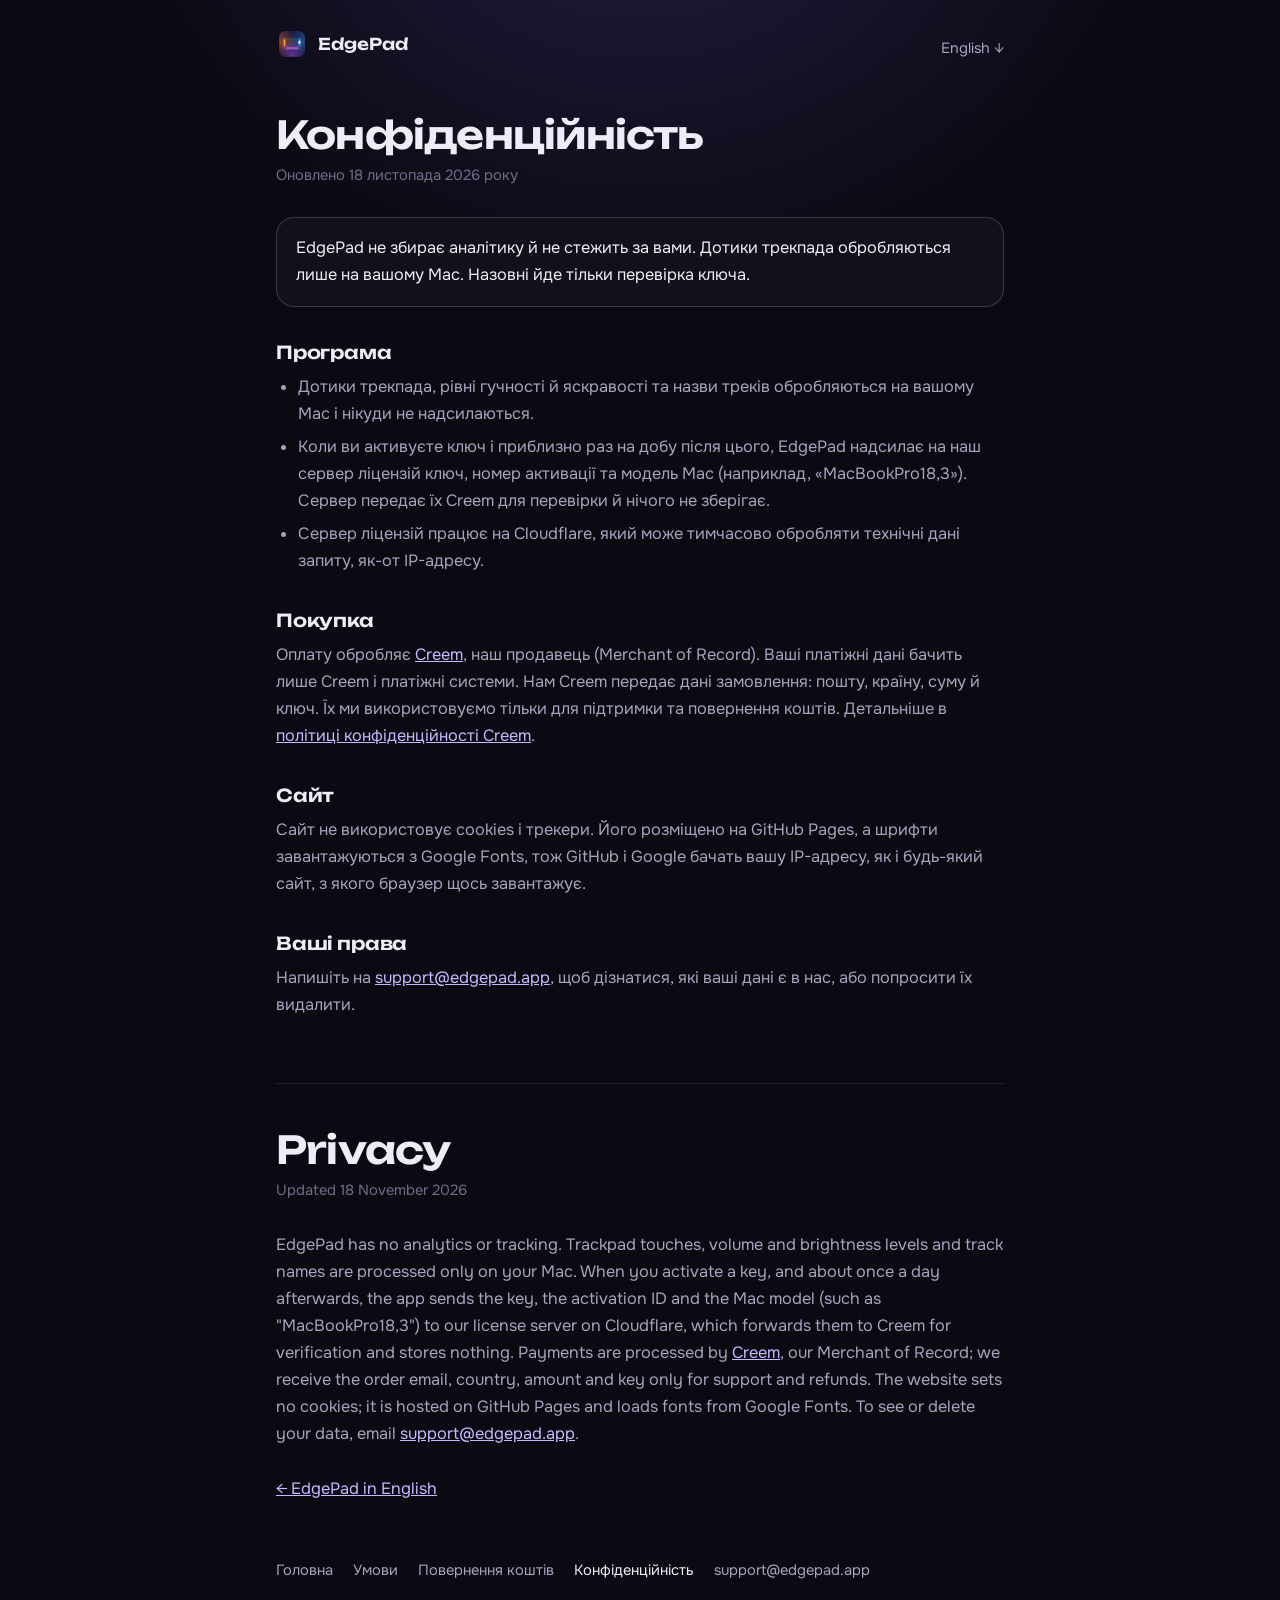
<file: privacy.html>
<!doctype html>
<html lang="uk">
<head>
<meta charset="utf-8">
<meta name="viewport" content="width=device-width, initial-scale=1, viewport-fit=cover">
<title>Конфіденційність · EdgePad</title>
<meta name="description" content="Які дані використовує EdgePad і навіщо.">
<meta name="theme-color" content="#0A0A12">
<link rel="icon" type="image/png" href="assets/favicon-64.png">
<link rel="preconnect" href="https://fonts.googleapis.com">
<link rel="preconnect" href="https://fonts.gstatic.com" crossorigin>
<link rel="stylesheet" href="https://fonts.googleapis.com/css2?family=Unbounded:wght@600&family=Onest:wght@400;600&display=swap">
<link rel="stylesheet" href="assets/legal.css">
</head>
<body>
<main class="page">
  <a class="back" href="./"><img src="assets/icon-256.png" alt="" width="32" height="32">EdgePad</a>
  <a class="to-en" href="#en" lang="en">English ↓</a>

  <h1>Конфіденційність</h1>
  <p class="updated">Оновлено 18 листопада 2026 року</p>
  <p class="lead">EdgePad не збирає аналітику й не стежить за вами. Дотики трекпада обробляються лише на вашому Mac. Назовні йде тільки перевірка ключа.</p>

  <h2>Програма</h2>
  <ul>
    <li>Дотики трекпада, рівні гучності й яскравості та назви треків обробляються на вашому Mac і нікуди не надсилаються.</li>
    <li>Коли ви активуєте ключ і приблизно раз на добу після цього, EdgePad надсилає на наш сервер ліцензій ключ, номер активації та модель Mac (наприклад, «MacBookPro18,3»). Сервер передає їх Creem для перевірки й нічого не зберігає.</li>
    <li>Сервер ліцензій працює на Cloudflare, який може тимчасово обробляти технічні дані запиту, як-от IP-адресу.</li>
  </ul>

  <h2>Покупка</h2>
  <p>Оплату обробляє <a href="https://www.creem.io" rel="noopener">Creem</a>, наш продавець (Merchant of Record). Ваші платіжні дані бачить лише Creem і платіжні системи. Нам Creem передає дані замовлення: пошту, країну, суму й ключ. Їх ми використовуємо тільки для підтримки та повернення коштів. Детальніше в <a href="https://www.creem.io/privacy" rel="noopener">політиці конфіденційності Creem</a>.</p>

  <h2>Сайт</h2>
  <p>Сайт не використовує cookies і трекери. Його розміщено на GitHub Pages, а шрифти завантажуються з Google Fonts, тож GitHub і Google бачать вашу IP-адресу, як і будь-який сайт, з якого браузер щось завантажує.</p>

  <h2>Ваші права</h2>
  <p>Напишіть на <a href="mailto:support@edgepad.app">support@edgepad.app</a>, щоб дізнатися, які ваші дані є в нас, або попросити їх видалити.</p>

  <section class="lang" lang="en" id="en">
    <h1>Privacy</h1>
    <p class="updated">Updated 18 November 2026</p>
    <p>EdgePad has no analytics or tracking. Trackpad touches, volume and brightness levels and track names are processed only on your Mac. When you activate a key, and about once a day afterwards, the app sends the key, the activation ID and the Mac model (such as "MacBookPro18,3") to our license server on Cloudflare, which forwards them to Creem for verification and stores nothing. Payments are processed by <a href="https://www.creem.io" rel="noopener">Creem</a>, our Merchant of Record; we receive the order email, country, amount and key only for support and refunds. The website sets no cookies; it is hosted on GitHub Pages and loads fonts from Google Fonts. To see or delete your data, email <a href="mailto:support@edgepad.app">support@edgepad.app</a>.</p>
    <p class="back-en"><a href="/en/">← EdgePad in English</a></p>
  </section>
  <nav class="docs" aria-label="Документи">
    <a href="./">Головна</a>
    <a href="terms.html">Умови</a>
    <a href="refund.html">Повернення коштів</a>
    <a href="privacy.html" aria-current="page">Конфіденційність</a>
    <a href="mailto:support@edgepad.app">support@edgepad.app</a>
  </nav>
</main>
</body>
</html>
</file>
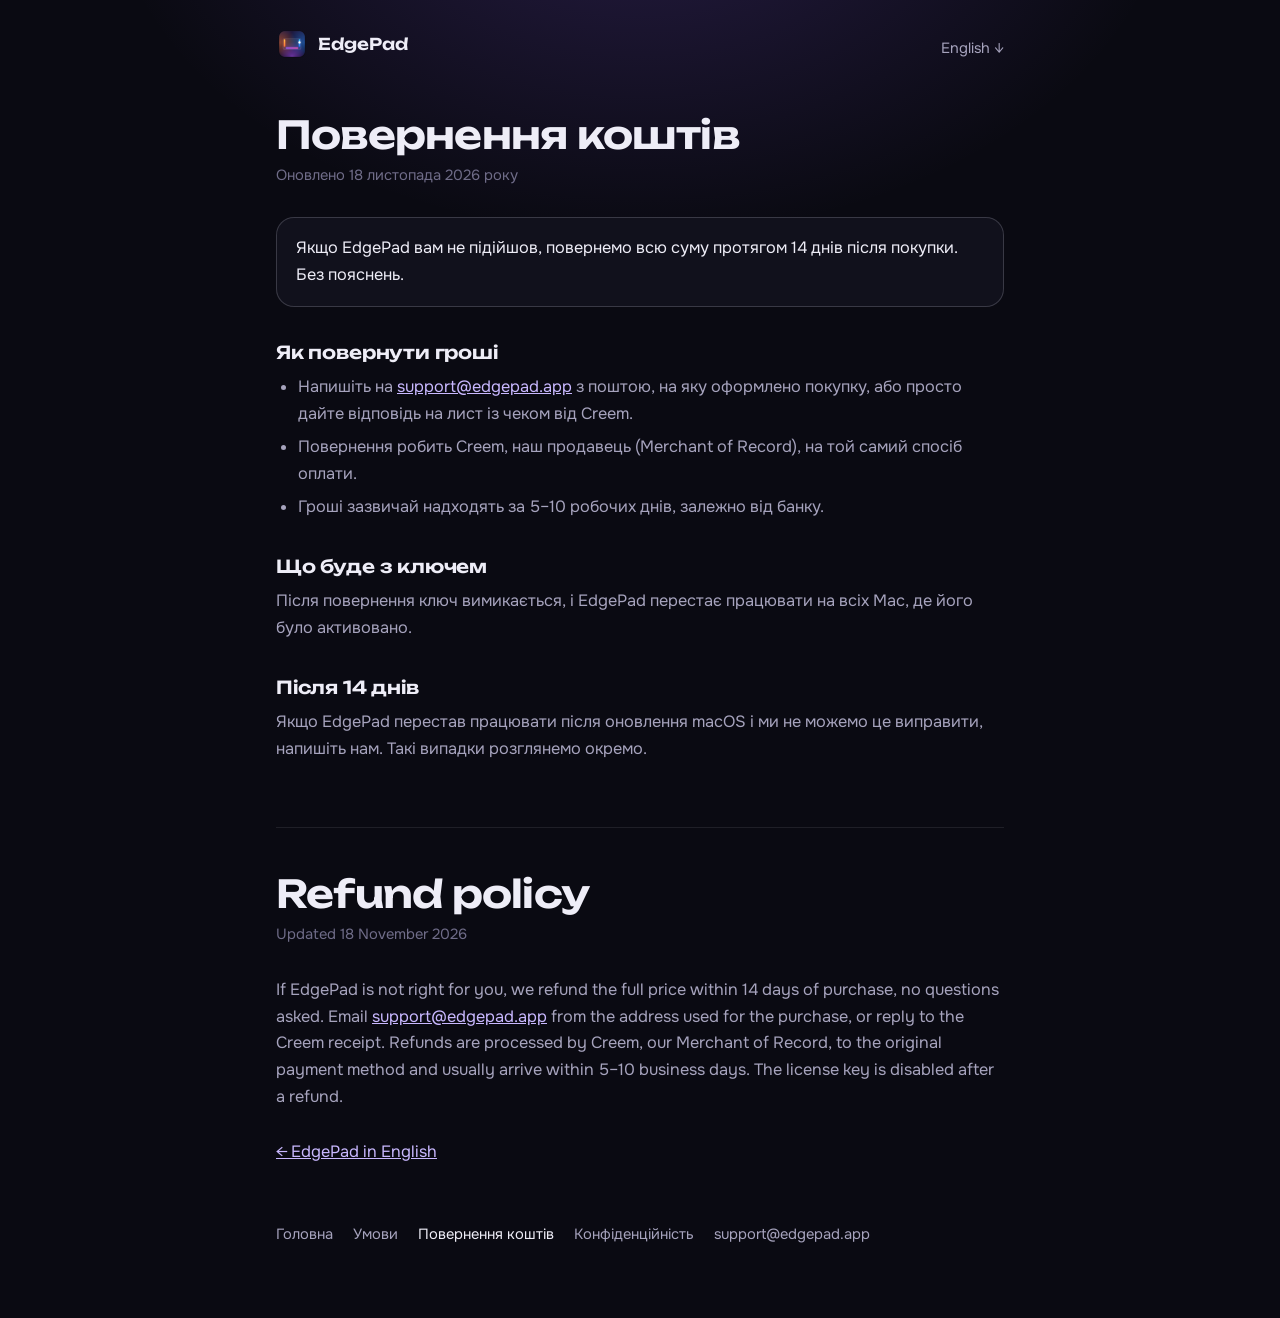
<file: refund.html>
<!doctype html>
<html lang="uk">
<head>
<meta charset="utf-8">
<meta name="viewport" content="width=device-width, initial-scale=1, viewport-fit=cover">
<title>Повернення коштів · EdgePad</title>
<meta name="description" content="Політика повернення коштів EdgePad: 14 днів без пояснень.">
<meta name="theme-color" content="#0A0A12">
<link rel="icon" type="image/png" href="assets/favicon-64.png">
<link rel="preconnect" href="https://fonts.googleapis.com">
<link rel="preconnect" href="https://fonts.gstatic.com" crossorigin>
<link rel="stylesheet" href="https://fonts.googleapis.com/css2?family=Unbounded:wght@600&family=Onest:wght@400;600&display=swap">
<link rel="stylesheet" href="assets/legal.css">
</head>
<body>
<main class="page">
  <a class="back" href="./"><img src="assets/icon-256.png" alt="" width="32" height="32">EdgePad</a>
  <a class="to-en" href="#en" lang="en">English ↓</a>

  <h1>Повернення коштів</h1>
  <p class="updated">Оновлено 18 листопада 2026 року</p>
  <p class="lead">Якщо EdgePad вам не підійшов, повернемо всю суму протягом 14 днів після покупки. Без пояснень.</p>

  <h2>Як повернути гроші</h2>
  <ul>
    <li>Напишіть на <a href="mailto:support@edgepad.app">support@edgepad.app</a> з поштою, на яку оформлено покупку, або просто дайте відповідь на лист із чеком від Creem.</li>
    <li>Повернення робить Creem, наш продавець (Merchant of Record), на той самий спосіб оплати.</li>
    <li>Гроші зазвичай надходять за 5–10 робочих днів, залежно від банку.</li>
  </ul>

  <h2>Що буде з ключем</h2>
  <p>Після повернення ключ вимикається, і EdgePad перестає працювати на всіх Mac, де його було активовано.</p>

  <h2>Після 14 днів</h2>
  <p>Якщо EdgePad перестав працювати після оновлення macOS і ми не можемо це виправити, напишіть нам. Такі випадки розглянемо окремо.</p>

  <section class="lang" lang="en" id="en">
    <h1>Refund policy</h1>
    <p class="updated">Updated 18 November 2026</p>
    <p>If EdgePad is not right for you, we refund the full price within 14 days of purchase, no questions asked. Email <a href="mailto:support@edgepad.app">support@edgepad.app</a> from the address used for the purchase, or reply to the Creem receipt. Refunds are processed by Creem, our Merchant of Record, to the original payment method and usually arrive within 5–10 business days. The license key is disabled after a refund.</p>
    <p class="back-en"><a href="/en/">← EdgePad in English</a></p>
  </section>
  <nav class="docs" aria-label="Документи">
    <a href="./">Головна</a>
    <a href="terms.html">Умови</a>
    <a href="refund.html" aria-current="page">Повернення коштів</a>
    <a href="privacy.html">Конфіденційність</a>
    <a href="mailto:support@edgepad.app">support@edgepad.app</a>
  </nav>
</main>
</body>
</html>
</file>
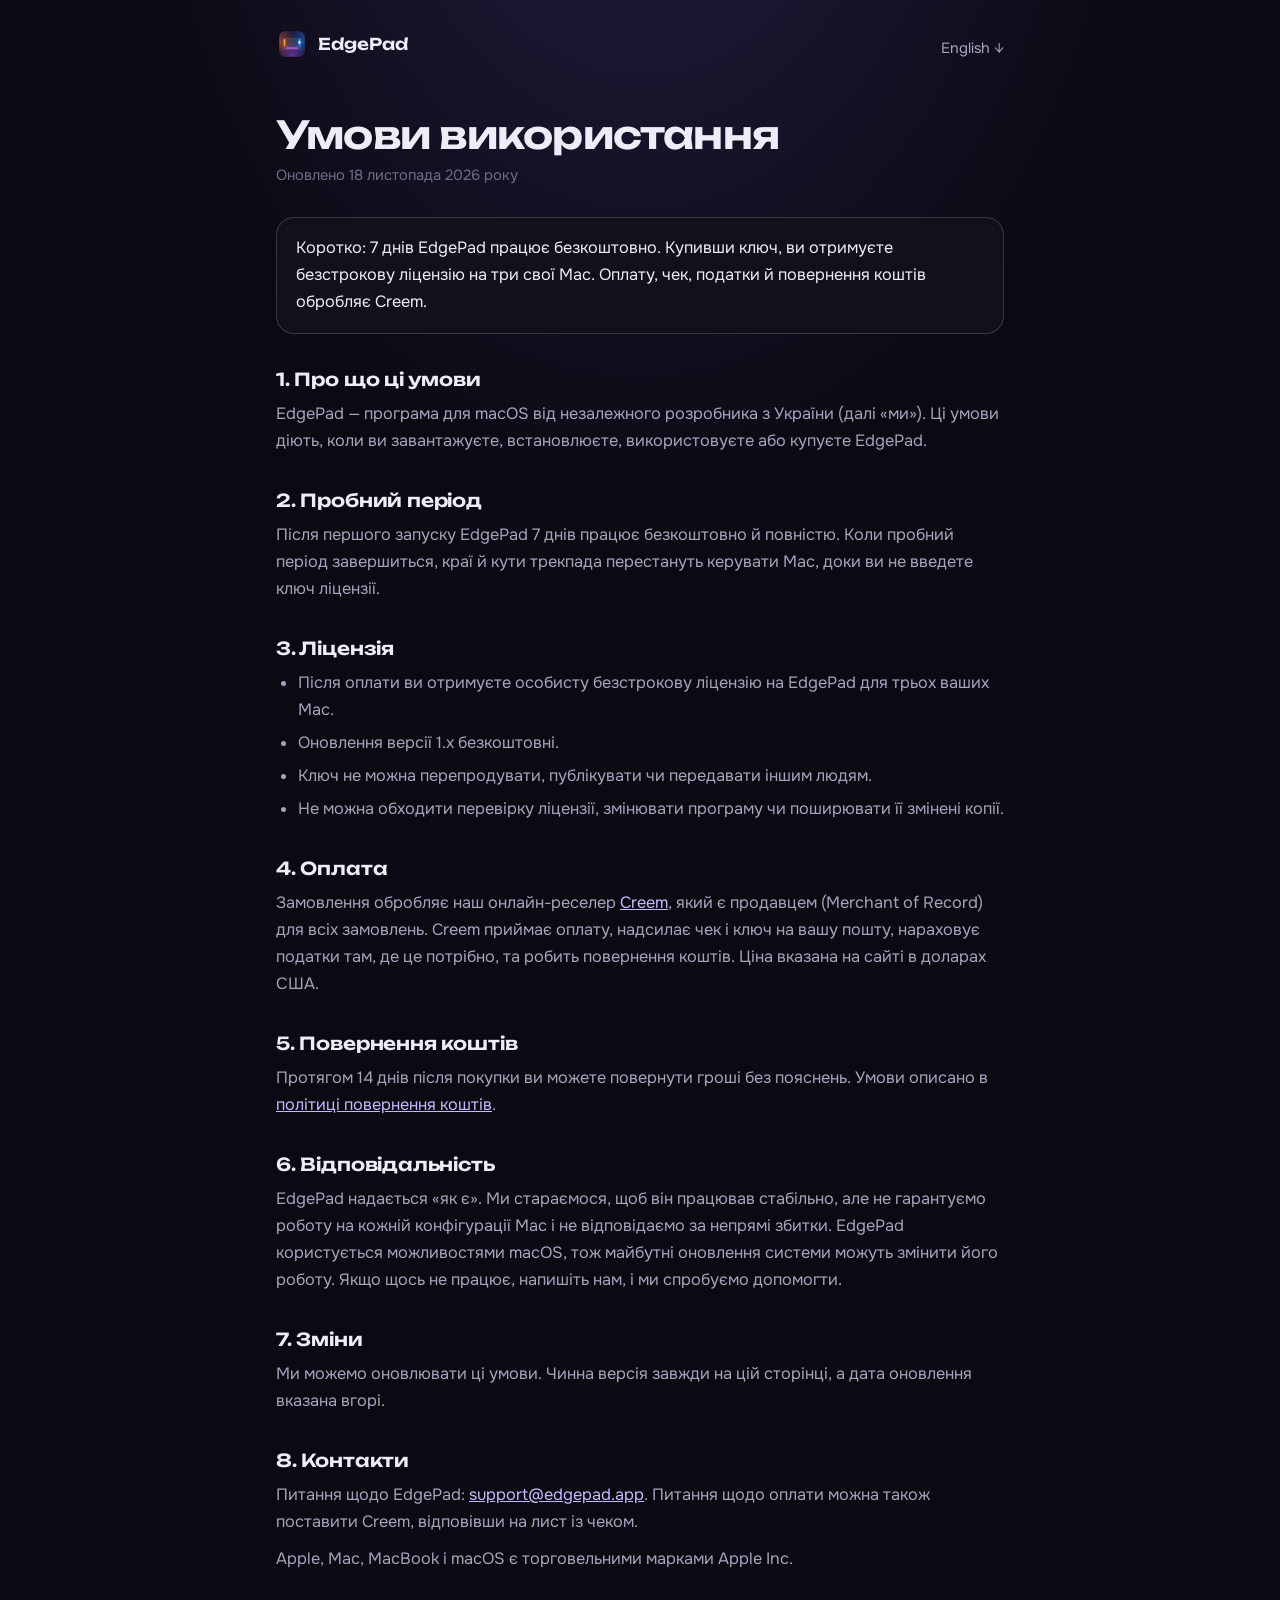
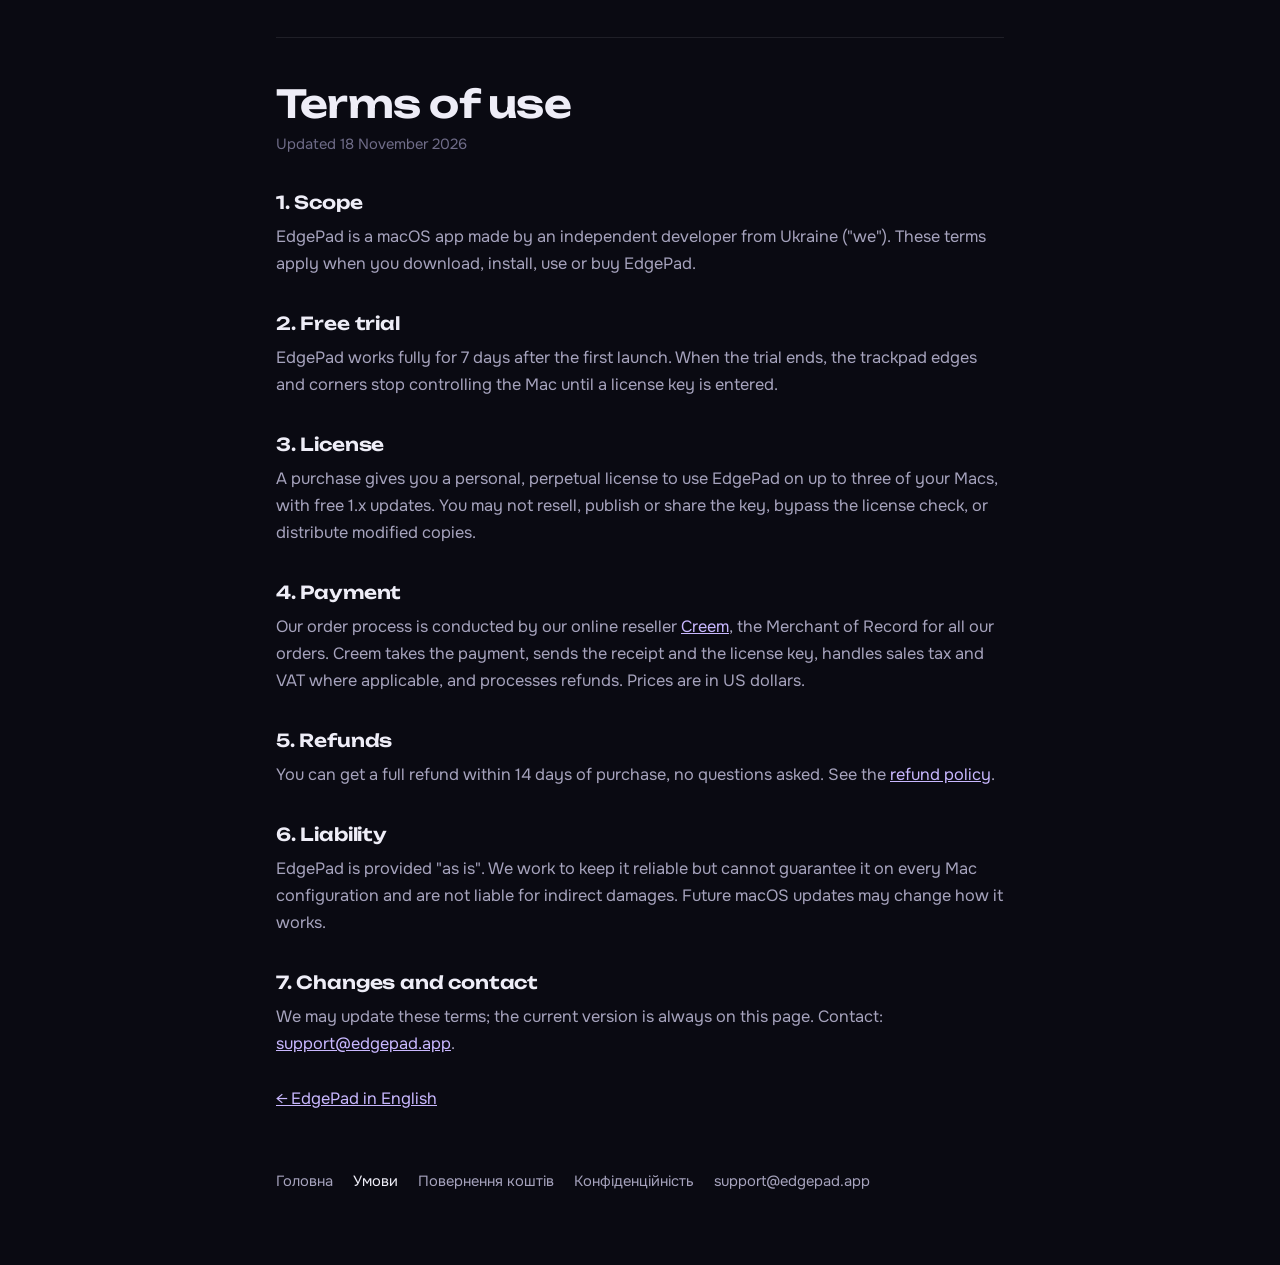
<file: terms.html>
<!doctype html>
<html lang="uk">
<head>
<meta charset="utf-8">
<meta name="viewport" content="width=device-width, initial-scale=1, viewport-fit=cover">
<title>Умови використання · EdgePad</title>
<meta name="description" content="Умови використання та ліцензійна угода EdgePad.">
<meta name="theme-color" content="#0A0A12">
<link rel="icon" type="image/png" href="assets/favicon-64.png">
<link rel="preconnect" href="https://fonts.googleapis.com">
<link rel="preconnect" href="https://fonts.gstatic.com" crossorigin>
<link rel="stylesheet" href="https://fonts.googleapis.com/css2?family=Unbounded:wght@600&family=Onest:wght@400;600&display=swap">
<link rel="stylesheet" href="assets/legal.css">
</head>
<body>
<main class="page">
  <a class="back" href="./"><img src="assets/icon-256.png" alt="" width="32" height="32">EdgePad</a>
  <a class="to-en" href="#en" lang="en">English ↓</a>

  <h1>Умови використання</h1>
  <p class="updated">Оновлено 18 листопада 2026 року</p>
  <p class="lead">Коротко: 7 днів EdgePad працює безкоштовно. Купивши ключ, ви отримуєте безстрокову ліцензію на три свої Mac. Оплату, чек, податки й повернення коштів обробляє Creem.</p>

  <h2>1. Про що ці умови</h2>
  <p>EdgePad — програма для macOS від незалежного розробника з України (далі «ми»). Ці умови діють, коли ви завантажуєте, встановлюєте, використовуєте або купуєте EdgePad.</p>

  <h2>2. Пробний період</h2>
  <p>Після першого запуску EdgePad 7 днів працює безкоштовно й повністю. Коли пробний період завершиться, краї й кути трекпада перестануть керувати Mac, доки ви не введете ключ ліцензії.</p>

  <h2>3. Ліцензія</h2>
  <ul>
    <li>Після оплати ви отримуєте особисту безстрокову ліцензію на EdgePad для трьох ваших Mac.</li>
    <li>Оновлення версії 1.x безкоштовні.</li>
    <li>Ключ не можна перепродувати, публікувати чи передавати іншим людям.</li>
    <li>Не можна обходити перевірку ліцензії, змінювати програму чи поширювати її змінені копії.</li>
  </ul>

  <h2>4. Оплата</h2>
  <p>Замовлення обробляє наш онлайн-реселер <a href="https://www.creem.io" rel="noopener">Creem</a>, який є продавцем (Merchant of Record) для всіх замовлень. Creem приймає оплату, надсилає чек і ключ на вашу пошту, нараховує податки там, де це потрібно, та робить повернення коштів. Ціна вказана на сайті в доларах США.</p>

  <h2>5. Повернення коштів</h2>
  <p>Протягом 14 днів після покупки ви можете повернути гроші без пояснень. Умови описано в <a href="refund.html">політиці повернення коштів</a>.</p>

  <h2>6. Відповідальність</h2>
  <p>EdgePad надається «як є». Ми стараємося, щоб він працював стабільно, але не гарантуємо роботу на кожній конфігурації Mac і не відповідаємо за непрямі збитки. EdgePad користується можливостями macOS, тож майбутні оновлення системи можуть змінити його роботу. Якщо щось не працює, напишіть нам, і ми спробуємо допомогти.</p>

  <h2>7. Зміни</h2>
  <p>Ми можемо оновлювати ці умови. Чинна версія завжди на цій сторінці, а дата оновлення вказана вгорі.</p>

  <h2>8. Контакти</h2>
  <p>Питання щодо EdgePad: <a href="mailto:support@edgepad.app">support@edgepad.app</a>. Питання щодо оплати можна також поставити Creem, відповівши на лист із чеком.</p>
  <p>Apple, Mac, MacBook і macOS є торговельними марками Apple Inc.</p>

  <section class="lang" lang="en" id="en">
    <h1>Terms of use</h1>
    <p class="updated">Updated 18 November 2026</p>
    <h2>1. Scope</h2>
    <p>EdgePad is a macOS app made by an independent developer from Ukraine ("we"). These terms apply when you download, install, use or buy EdgePad.</p>
    <h2>2. Free trial</h2>
    <p>EdgePad works fully for 7 days after the first launch. When the trial ends, the trackpad edges and corners stop controlling the Mac until a license key is entered.</p>
    <h2>3. License</h2>
    <p>A purchase gives you a personal, perpetual license to use EdgePad on up to three of your Macs, with free 1.x updates. You may not resell, publish or share the key, bypass the license check, or distribute modified copies.</p>
    <h2>4. Payment</h2>
    <p>Our order process is conducted by our online reseller <a href="https://www.creem.io" rel="noopener">Creem</a>, the Merchant of Record for all our orders. Creem takes the payment, sends the receipt and the license key, handles sales tax and VAT where applicable, and processes refunds. Prices are in US dollars.</p>
    <h2>5. Refunds</h2>
    <p>You can get a full refund within 14 days of purchase, no questions asked. See the <a href="refund.html#en">refund policy</a>.</p>
    <h2>6. Liability</h2>
    <p>EdgePad is provided "as is". We work to keep it reliable but cannot guarantee it on every Mac configuration and are not liable for indirect damages. Future macOS updates may change how it works.</p>
    <h2>7. Changes and contact</h2>
    <p>We may update these terms; the current version is always on this page. Contact: <a href="mailto:support@edgepad.app">support@edgepad.app</a>.</p>
    <p class="back-en"><a href="/en/">← EdgePad in English</a></p>
  </section>
  <nav class="docs" aria-label="Документи">
    <a href="./">Головна</a>
    <a href="terms.html" aria-current="page">Умови</a>
    <a href="refund.html">Повернення коштів</a>
    <a href="privacy.html">Конфіденційність</a>
    <a href="mailto:support@edgepad.app">support@edgepad.app</a>
  </nav>
</main>
</body>
</html>
</file>
<file: assets/site.css>
/* Night-desk product page. The live trackpad is the hero object; light comes from the same
   edges as the app: amber left (brightness), blue right (volume), violet bottom (seek),
   pink for the corner track buttons. Each colour always means its action. */
:root {
  color-scheme: dark;
  --bg: #0A0A12;
  --bg-raise: #11111C;
  --bg-sunk: #07070D;
  --bg-glass: rgba(10, 10, 18, 0.74);
  --line: rgba(236, 235, 255, 0.09);
  --line-strong: rgba(236, 235, 255, 0.18);
  --fg: #EEEDF7;
  --fg-dim: #A6A3BD;
  --fg-faint: #6F6C88;

  --amber: #FF6A3D;
  --amber-hi: #FFC247;
  --blue: #2F6BFF;
  --blue-hi: #3BDAF5;
  --violet: #8B5CF6;
  --pink: #F0509A;

  --g-bright: linear-gradient(90deg, var(--amber), var(--amber-hi));
  --g-vol: linear-gradient(90deg, var(--blue), var(--blue-hi));
  --g-seek: linear-gradient(90deg, var(--violet), var(--pink));
  --g-media: linear-gradient(135deg, var(--pink), var(--violet));
  --g-all: linear-gradient(100deg, #FF8A3D 0%, #F0509A 38%, #8B5CF6 66%, #2F9BFF 100%);

  --font-display: "Unbounded", "Onest", system-ui, sans-serif;
  --font-body: "Onest", system-ui, -apple-system, "Segoe UI", Roboto, sans-serif;
  --font-mono: "JetBrains Mono", ui-monospace, "SF Mono", Menlo, monospace;

  --gutter-l: max(clamp(16px, 4vw, 36px), env(safe-area-inset-left, 0px));
  --gutter-r: max(clamp(16px, 4vw, 36px), env(safe-area-inset-right, 0px));
}

*, *::before, *::after { box-sizing: border-box; }
html { scroll-behavior: smooth; scroll-padding-top: 76px; }
body {
  margin: 0;
  background: var(--bg);
  color: var(--fg);
  font-family: var(--font-body);
  font-size: 16px;
  line-height: 1.6;
  -webkit-font-smoothing: antialiased;
  overflow-x: hidden;
}
body::before {
  content: "";
  position: fixed;
  inset: 0 0 auto;
  height: env(safe-area-inset-top, 0px);
  z-index: 40;
  background: var(--bg);
}
img { max-width: 100%; display: block; }
a { color: inherit; }
:focus-visible { outline: 2px solid var(--fg); outline-offset: 3px; border-radius: 6px; }
[hidden] { display: none !important; }

.wrap {
  width: 100%;
  max-width: 1200px;
  margin-inline: auto;
  padding-left: var(--gutter-l);
  padding-right: var(--gutter-r);
}

/* ---------- shared ---------- */
.edges { display: inline-flex; gap: 3px; align-items: center; }
.edges i { display: block; width: 14px; height: 4px; border-radius: 4px; }
.edges i:nth-child(1) { background: var(--g-bright); }
.edges i:nth-child(2) { background: var(--g-vol); }
.edges i:nth-child(3) { background: var(--g-seek); }

.eyebrow {
  display: inline-flex;
  align-items: center;
  gap: 10px;
  font-family: var(--font-mono);
  font-size: 12px;
  font-weight: 600;
  letter-spacing: 0.12em;
  text-transform: uppercase;
  color: var(--fg-dim);
}
h2 {
  font-family: var(--font-display);
  font-weight: 600;
  font-size: clamp(1.6rem, 3.2vw, 2.5rem);
  line-height: 1.12;
  letter-spacing: -0.02em;
  margin: 14px 0 0;
  text-wrap: balance;
}
.section-lead { color: var(--fg-dim); max-width: 60ch; margin: 14px 0 0; font-size: 1.06rem; }
.section { padding-block: clamp(64px, 9vw, 120px); }

.btn {
  display: inline-flex;
  align-items: center;
  justify-content: center;
  gap: 12px;
  min-height: 52px;
  padding: 0 22px;
  border-radius: 15px;
  font: 600 1rem/1 var(--font-body);
  text-decoration: none;
  color: var(--fg);
  cursor: pointer;
  border: 0;
  background: none;
  transition: transform .18s ease, box-shadow .25s ease, background-color .2s ease;
}
.btn:hover { transform: translateY(-1px); }
.btn:active { transform: translateY(0); }
.btn svg { width: 18px; height: 18px; flex: none; }
.btn-primary {
  color: #fff;
  background: var(--g-all);
  box-shadow: 0 14px 40px -12px rgba(240, 80, 154, 0.6), inset 0 1px 0 rgba(255, 255, 255, 0.35);
}
.btn-primary:hover { box-shadow: 0 18px 50px -12px rgba(240, 80, 154, 0.75), inset 0 1px 0 rgba(255, 255, 255, 0.4); }
.btn-primary .tag {
  font-family: var(--font-mono);
  font-size: 0.8rem;
  padding: 6px 9px;
  border-radius: 9px;
  background: rgba(10, 6, 30, 0.28);
}
.btn-ghost { background: rgba(255, 255, 255, 0.04); box-shadow: inset 0 0 0 1px var(--line-strong); }
.btn-ghost:hover { background: rgba(255, 255, 255, 0.08); }
.btn-small { min-height: 40px; padding: 0 16px; border-radius: 12px; font-size: 0.92rem; }

/* ---------- top bar ---------- */
.top {
  position: sticky;
  top: env(safe-area-inset-top, 0px);
  z-index: 30;
  background: var(--bg-glass);
  -webkit-backdrop-filter: blur(16px) saturate(150%);
  backdrop-filter: blur(16px) saturate(150%);
  border-bottom: 1px solid var(--line);
}
.top .wrap { display: flex; align-items: center; gap: 28px; min-height: 64px; }
.brand { display: inline-flex; align-items: center; gap: 10px; text-decoration: none; font-family: var(--font-display); font-weight: 600; font-size: 1.05rem; letter-spacing: -0.01em; }
.brand img { width: 34px; height: 34px; }
.nav { display: flex; gap: 22px; margin-left: auto; }
.nav a { text-decoration: none; color: var(--fg-dim); font-size: 0.95rem; }
.nav a:hover { color: var(--fg); }
/* Language switch: Ukrainian at /, English at /en/; the current one is highlighted. */
.lang-switch {
  display: inline-flex;
  flex: none;
  padding: 3px;
  border-radius: 999px;
  background: rgba(255, 255, 255, 0.04);
  box-shadow: inset 0 0 0 1px var(--line-strong);
}
.lang-switch a {
  display: grid;
  place-items: center;
  min-width: 38px;
  height: 30px;
  padding: 0 10px;
  border-radius: 999px;
  font: 600 0.74rem/1 var(--font-mono);
  letter-spacing: 0.08em;
  color: var(--fg-dim);
  text-decoration: none;
}
.lang-switch a:hover { color: var(--fg); }
.lang-switch a[aria-current] { color: var(--fg); background: rgba(255, 255, 255, 0.12); }
@media (max-width: 820px) {
  .nav { display: none; }
  .top .wrap { gap: 12px; }
  .lang-switch { margin-left: auto; }
}
@media (max-width: 480px) {
  .lang-switch a { min-width: 30px; padding: 0 7px; }
}
@media (max-width: 360px) {
  .top .brand { font-size: 0; gap: 0; }   /* only the icon, so the bar fits */
}

/* ---------- hero ---------- */
.hero { position: relative; overflow: clip; isolation: isolate; }
.aurora {
  position: absolute;
  inset: -10% -6% -20%;
  z-index: -2;
  pointer-events: none;
  background:
    radial-gradient(38% 46% at 6% 42%, rgba(255, 122, 61, 0.30), transparent 70%),
    radial-gradient(40% 50% at 97% 36%, rgba(47, 123, 255, 0.32), transparent 70%),
    radial-gradient(46% 38% at 62% 98%, rgba(139, 92, 246, 0.38), transparent 72%),
    radial-gradient(30% 30% at 40% 0%, rgba(240, 80, 154, 0.12), transparent 70%);
}
.grain {
  position: absolute;
  inset: 0;
  z-index: -1;
  pointer-events: none;
  opacity: 0.07;
  mix-blend-mode: overlay;
  background-image: url("data:image/svg+xml;utf8,<svg xmlns='http://www.w3.org/2000/svg' width='180' height='180'><filter id='n'><feTurbulence type='fractalNoise' baseFrequency='0.85' numOctaves='2' stitchTiles='stitch'/></filter><rect width='100%' height='100%' filter='url(%23n)'/></svg>");
}
.hero .wrap {
  display: grid;
  grid-template-columns: minmax(0, 0.92fr) minmax(0, 1.08fr);
  gap: clamp(36px, 5vw, 76px);
  align-items: center;
  padding-block: clamp(44px, 7vw, 96px) clamp(56px, 7vw, 104px);
}
@media (max-width: 940px) { .hero .wrap { grid-template-columns: minmax(0, 1fr); } }
.chip {
  display: inline-flex;
  align-items: center;
  gap: 10px;
  padding: 7px 14px 7px 12px;
  border-radius: 999px;
  background: rgba(255, 255, 255, 0.05);
  box-shadow: inset 0 0 0 1px var(--line-strong);
  font-size: 0.86rem;
  color: var(--fg-dim);
}
.chip b { color: var(--fg); font-weight: 600; }
h1 {
  margin: 22px 0 0;
  font-family: var(--font-display);
  font-weight: 700;
  font-size: clamp(2.05rem, 3.9vw, 3.3rem);
  line-height: 1.06;
  letter-spacing: -0.025em;
}
h1 .w {
  display: block;
  width: fit-content;
  background: var(--g);
  -webkit-background-clip: text;
  background-clip: text;
  color: transparent;
  padding-bottom: 0.04em;
}
.w-bright { --g: linear-gradient(90deg, var(--amber-hi), #FF8A3D 55%, var(--amber)); }
.w-vol { --g: linear-gradient(90deg, var(--blue-hi), var(--blue)); }
.w-seek { --g: linear-gradient(90deg, #B794FF, var(--violet) 45%, var(--pink)); }
.w-media { --g: linear-gradient(90deg, var(--pink), #FF8FC2); }
.hero-lead {
  margin: 22px 0 0;
  font-family: var(--font-display);
  font-weight: 500;
  font-size: clamp(1.05rem, 1.6vw, 1.3rem);
  letter-spacing: -0.01em;
  text-wrap: balance;
}
.hero-text { margin: 14px 0 0; color: var(--fg-dim); max-width: 46ch; font-size: 1.06rem; }
.cta-row { display: flex; flex-wrap: wrap; gap: 12px; margin-top: 30px; }
.meta {
  margin: 20px 0 0;
  display: flex;
  flex-wrap: wrap;
  gap: 6px 18px;
  font-family: var(--font-mono);
  font-size: 0.8rem;
  color: var(--fg-faint);
}
.meta span::before { content: "◆"; font-size: 0.6em; margin-right: 8px; vertical-align: 2px; }

/* ---------- device demo ---------- */
.device { display: grid; gap: 14px; min-width: 0; }
.screen {
  position: relative;
  aspect-ratio: 2.05 / 1;
  max-width: 100%;
  padding: 8px;
  border-radius: 20px;
  background: var(--bg-sunk);
  box-shadow: 0 0 0 1px rgba(255, 255, 255, 0.08), 0 40px 90px -30px rgba(0, 0, 0, 0.9);
}
.screen-inner { position: relative; height: 100%; border-radius: 13px; overflow: hidden; background: #000; }
.clip {
  --s1: #17183F; --s2: #4B2780; --s3: #D2537C; --s4: #FFB25B; --sun: #FFB86B;
  position: absolute;
  inset: 0;
  background: linear-gradient(180deg, var(--s1) 0%, var(--s2) 42%, var(--s3) 70%, var(--s4) 100%);
  transition: filter .5s ease;
}
.clip.switching { filter: blur(6px) brightness(1.4); }
.sun {
  position: absolute;
  left: 57%;
  top: 40%;
  width: 21%;
  aspect-ratio: 1;
  border-radius: 50%;
  background: radial-gradient(circle, #FFF1C9 0%, var(--sun) 48%, transparent 70%);
  animation: drift 16s ease-in-out infinite alternate;
}
@keyframes drift { to { transform: translate(-18%, 10%); } }
.ridge { position: absolute; left: 0; right: 0; bottom: 0; }
.ridge.a { height: 55%; background: #2C1747; clip-path: polygon(0 58%, 10% 38%, 22% 52%, 36% 22%, 50% 46%, 62% 30%, 76% 54%, 89% 33%, 100% 46%, 100% 100%, 0 100%); }
.ridge.b { height: 40%; background: #150B28; clip-path: polygon(0 42%, 14% 62%, 29% 36%, 45% 60%, 59% 40%, 73% 63%, 87% 44%, 100% 62%, 100% 100%, 0 100%); }
.now {
  position: absolute;
  top: 9%;
  left: 4.5%;
  display: flex;
  flex-direction: column;
  gap: 1px;
  font-size: 11px;
  line-height: 1.25;
  color: rgba(255, 255, 255, 0.92);
  text-shadow: 0 1px 6px rgba(0, 0, 0, 0.4);
}
.now b { font-weight: 600; font-size: 12px; }
.now span { color: rgba(255, 255, 255, 0.7); }
.eq {
  position: absolute;
  top: 10%;
  right: 4.5%;
  height: 22%;
  display: flex;
  align-items: flex-end;
  gap: 3px;
  transform-origin: bottom;
  transform: scaleY(var(--vol, 0.45));
  transition: transform .12s linear;
}
.eq i { display: block; width: 5px; height: 100%; border-radius: 2px; background: rgba(255, 255, 255, 0.85); transform-origin: bottom; animation: bounce 0.9s ease-in-out infinite alternate; }
.eq i:nth-child(2) { animation-delay: -.3s; animation-duration: .7s; }
.eq i:nth-child(3) { animation-delay: -.6s; animation-duration: 1.1s; }
.eq i:nth-child(4) { animation-delay: -.15s; animation-duration: .8s; }
@keyframes bounce { from { transform: scaleY(0.25); } to { transform: scaleY(1); } }
.player {
  position: absolute;
  left: 0;
  right: 0;
  bottom: 0;
  display: flex;
  align-items: center;
  gap: 10px;
  padding: 18px 14px 10px;
  background: linear-gradient(0deg, rgba(0, 0, 0, 0.7), rgba(0, 0, 0, 0));
  font: 600 11px/1 var(--font-mono);
  color: rgba(255, 255, 255, 0.9);
  font-variant-numeric: tabular-nums;
}
.player svg { width: 12px; height: 12px; flex: none; }
.track { position: relative; flex: 1; height: 4px; border-radius: 4px; background: rgba(255, 255, 255, 0.25); }
.track b { position: absolute; inset: 0 auto 0 0; width: 34%; border-radius: 4px; background: var(--g-seek); }
.track b::after { content: ""; position: absolute; right: -5px; top: 50%; width: 10px; height: 10px; margin-top: -5px; border-radius: 50%; background: #fff; }
.dimmer { position: absolute; inset: 0; background: #000; opacity: 0.12; pointer-events: none; }
.cursor { position: absolute; left: 62%; top: 38%; width: 16px; height: 22px; pointer-events: none; filter: drop-shadow(0 1px 1px rgba(0, 0, 0, 0.6)); transition: left .25s ease, top .25s ease; }
.cursor.live { transition: none; }

/* the same indicator as in the app */
.hud {
  position: absolute;
  left: 50%;
  bottom: 18%;
  z-index: 2;
  width: 66%;
  padding: 10px 14px;
  border-radius: 16px;
  background: rgba(30, 29, 42, 0.8);
  -webkit-backdrop-filter: blur(14px);
  backdrop-filter: blur(14px);
  box-shadow: inset 0 0 0 1px rgba(255, 255, 255, 0.16), 0 14px 40px rgba(0, 0, 0, 0.45);
  color: #fff;
  opacity: 0;
  transform: translate(-50%, 8px);
  transition: opacity .2s ease, transform .2s ease;
  pointer-events: none;
}
.hud.show { opacity: 1; transform: translate(-50%, 0); }
.hud[data-layout="seek"] { width: 76%; }
.hud[data-layout="compact"] .hud-seek, .hud[data-layout="seek"] .hud-compact { display: none; }
.hud-compact { display: flex; align-items: center; gap: 12px; }
.hud-badge {
  flex: none;
  display: grid;
  place-items: center;
  width: 30px;
  height: 30px;
  border-radius: 50%;
  background: var(--hud-grad);
  box-shadow: 0 0 14px var(--hud-glow);
}
.hud-badge svg { width: 15px; height: 15px; color: #fff; }
.hud-main { flex: 1; min-width: 0; display: grid; gap: 7px; }
.hud-row { display: flex; align-items: baseline; justify-content: space-between; gap: 8px; font-size: 12px; font-weight: 600; }
.hud-row span { font-family: var(--font-mono); font-size: 11px; color: rgba(255, 255, 255, 0.6); font-variant-numeric: tabular-nums; }
.hud.no-bar .hud-seg { display: none; }
.hud-seg { display: grid; grid-template-columns: repeat(16, 1fr); gap: 2px; height: 5px; }
.hud-seg i { border-radius: 3px; background: rgba(255, 255, 255, 0.14); }
.hud-seg i.on {
  background: var(--hud-grad);
  background-size: 1600% 100%;
  background-position: calc(var(--i) * 6.6667%) 0;
}
.hud[data-kind="bright"] { --hud-grad: var(--g-bright); --hud-glow: rgba(255, 106, 61, 0.6); }
.hud[data-kind="vol"] { --hud-grad: var(--g-vol); --hud-glow: rgba(47, 107, 255, 0.6); }
.hud[data-kind="seek"], .hud[data-kind="media"] { --hud-grad: var(--g-seek); --hud-glow: rgba(240, 80, 154, 0.6); }
.hud-seek { display: grid; gap: 9px; }
.hud-head { display: flex; align-items: center; gap: 10px; min-width: 0; }
.hud-art { flex: none; display: grid; place-items: center; width: 30px; height: 30px; border-radius: 8px; background: var(--g-media); }
.hud-art svg { width: 15px; height: 15px; color: #fff; }
.hud-meta { flex: 1; min-width: 0; display: grid; line-height: 1.25; }
.hud-meta b { font-size: 12px; font-weight: 600; white-space: nowrap; overflow: hidden; text-overflow: ellipsis; }
.hud-meta span { font-size: 10.5px; color: rgba(255, 255, 255, 0.6); white-space: nowrap; overflow: hidden; text-overflow: ellipsis; }
.hud-delta {
  flex: none;
  display: inline-flex;
  align-items: center;
  gap: 4px;
  padding: 4px 9px;
  border-radius: 999px;
  background: var(--g-seek);
  box-shadow: 0 0 12px rgba(240, 80, 154, 0.45);
  font: 700 11px/1 var(--font-body);
  font-variant-numeric: tabular-nums;
}
.hud-delta svg { width: 9px; height: 9px; }
.hud-line { display: flex; align-items: center; gap: 8px; font: 600 10px/1 var(--font-mono); color: rgba(255, 255, 255, 0.6); font-variant-numeric: tabular-nums; }
.hud-time { position: relative; flex: 1; height: 4px; border-radius: 4px; background: rgba(255, 255, 255, 0.15); }
.hud-time b { position: absolute; inset: 0 auto 0 0; border-radius: 4px; background: var(--g-seek); }
.hud-time i { position: absolute; top: -4px; width: 2px; height: 12px; margin-left: -1px; border-radius: 1px; background: rgba(255, 255, 255, 0.6); }
.hud-time em { position: absolute; top: 50%; width: 10px; height: 10px; margin: -5px 0 0 -5px; border-radius: 50%; background: #fff; box-shadow: 0 0 8px rgba(240, 80, 154, 0.9); }

.pad {
  --zw: 0.10;
  --cw: 0.128;
  --ch: 0.208;
  position: relative;
  aspect-ratio: 124.8 / 76.8;
  max-width: 100%;
  border-radius: 24px;
  overflow: hidden;
  background: linear-gradient(160deg, #1F1E2E 0%, #131220 55%, #0E0D17 100%);
  box-shadow: inset 0 1px 0 rgba(255, 255, 255, 0.09), inset 0 0 0 1px rgba(255, 255, 255, 0.08), 0 30px 70px -30px rgba(0, 0, 0, 0.9);
  touch-action: none;
  -webkit-user-select: none;
  user-select: none;
  cursor: grab;
}
.pad.touching { cursor: grabbing; }
.zone {
  position: absolute;
  display: flex;
  align-items: center;
  justify-content: center;
  transition: filter .2s ease;
  animation: wake 1.6s ease-out .3s both;
}
@keyframes wake { 0% { filter: brightness(2.2) saturate(1.3); } 100% { filter: none; } }
.zone.on { filter: brightness(1.75) saturate(1.25); }
.zone.left {
  left: 0; top: 0; bottom: 0;
  width: calc(var(--zw) * 100%);
  background: linear-gradient(90deg, rgba(255, 106, 61, 0.36), rgba(255, 106, 61, 0.06));
  box-shadow: inset 3px 0 0 rgba(255, 178, 92, 0.95), inset 18px 0 26px -16px rgba(255, 106, 61, 0.9);
}
.zone.right {
  right: 0; top: 0; bottom: 0;
  width: calc(var(--zw) * 100%);
  background: linear-gradient(270deg, rgba(47, 107, 255, 0.38), rgba(47, 107, 255, 0.06));
  box-shadow: inset -3px 0 0 rgba(96, 178, 255, 0.95), inset -18px 0 26px -16px rgba(47, 107, 255, 0.9);
}
.zone.bottom {
  left: 0; right: 0; bottom: 0;
  height: calc(var(--zw) * 100%);
  background: linear-gradient(0deg, rgba(139, 92, 246, 0.4), rgba(139, 92, 246, 0.06));
  box-shadow: inset 0 -3px 0 rgba(196, 150, 255, 0.95), inset 0 -18px 26px -16px rgba(139, 92, 246, 0.9);
}
.zone span {
  display: inline-flex;
  align-items: center;
  gap: 6px;
  font: 600 10.5px/1 var(--font-mono);
  letter-spacing: 0.1em;
  text-transform: uppercase;
  color: rgba(255, 255, 255, 0.8);
  white-space: nowrap;
}
.zone.left span { writing-mode: vertical-rl; transform: rotate(180deg); }
.zone.right span { writing-mode: vertical-rl; }
.pad.narrow .zone span { display: none; }
.corner {
  position: absolute;
  top: 6px;
  z-index: 1;
  display: grid;
  place-items: center;
  width: calc(var(--cw) * 100% - 12px);
  height: calc(var(--ch) * 100% - 12px);
  border: 1px dashed rgba(255, 255, 255, 0.45);
  border-radius: 12px;
  background: rgba(255, 255, 255, 0.07);
  transition: background .2s ease, box-shadow .2s ease, border-color .2s ease;
}
.corner.left { left: 6px; }
.corner.right { right: 6px; }
.corner svg { width: 14px; height: 14px; color: rgba(255, 255, 255, 0.92); }
.corner.flash { background: var(--g-media); border-color: transparent; box-shadow: 0 0 26px rgba(240, 80, 154, 0.75); }
.pad-hint {
  position: absolute;
  inset: 0;
  display: grid;
  place-items: center;
  margin: 0;
  padding: 0 22%;
  text-align: center;
  font-size: 0.86rem;
  color: var(--fg-faint);
  pointer-events: none;
  transition: opacity .25s ease;
}
.pad.user-touching .pad-hint { opacity: 0; }
.finger {
  position: absolute;
  left: 50%;
  top: 50%;
  z-index: 2;
  width: 34px;
  height: 34px;
  margin: -17px 0 0 -17px;
  border-radius: 50%;
  background: radial-gradient(circle at 38% 34%, #FFFFFF, #ECEAFF 58%, rgba(255, 255, 255, 0.7));
  box-shadow: 0 0 0 7px rgba(255, 255, 255, 0.08), 0 0 30px 8px var(--glow, rgba(255, 255, 255, 0.4));
  opacity: 0;
  transform: scale(0.6);
  transition: opacity .16s ease, transform .16s ease;
  pointer-events: none;
}
.finger.show { opacity: 1; transform: scale(1); }
.controls {
  display: grid;
  grid-template-columns: auto minmax(0, 1fr) auto auto;
  align-items: center;
  gap: 14px;
  padding: 10px 12px 10px 16px;
  border-radius: 16px;
  background: rgba(255, 255, 255, 0.035);
  box-shadow: inset 0 0 0 1px var(--line);
}
.controls label { font-size: 0.9rem; font-weight: 600; }
.controls input { width: 100%; min-width: 0; accent-color: var(--pink); }
.controls output { font: 600 0.8rem/1.3 var(--font-mono); color: var(--fg-dim); font-variant-numeric: tabular-nums; text-align: right; }
.sound {
  display: inline-flex;
  align-items: center;
  gap: 7px;
  padding: 7px 11px;
  border: 0;
  border-radius: 10px;
  background: rgba(255, 255, 255, 0.06);
  color: var(--fg-dim);
  font: 600 0.8rem/1 var(--font-body);
  cursor: pointer;
}
.sound svg { width: 16px; height: 16px; }
.sound[aria-pressed="true"] { color: #fff; background: rgba(47, 107, 255, 0.28); box-shadow: inset 0 0 0 1px rgba(59, 218, 245, 0.45); }
@media (max-width: 560px) {
  .controls { grid-template-columns: minmax(0, 1fr) auto; }
  .controls input { grid-column: 1 / -1; grid-row: 2; }
  .controls output { grid-column: 1; grid-row: 3; text-align: left; }
  .controls .sound { grid-column: 2; grid-row: 1; }
}

/* ---------- how ---------- */
.how { border-block: 1px solid var(--line); background: var(--bg-sunk); }
.how .wrap { padding-block: 34px; }
.steps { list-style: none; margin: 0; padding: 0; display: grid; grid-template-columns: repeat(3, minmax(0, 1fr)); gap: 28px; }
.steps li { display: flex; gap: 16px; align-items: flex-start; min-width: 0; }
.steps .n {
  flex: none;
  display: grid;
  place-items: center;
  width: 40px;
  height: 40px;
  border-radius: 12px;
  font: 700 1rem/1 var(--font-display);
  color: #fff;
  background: var(--g);
}
.steps li:nth-child(1) .n { --g: var(--g-bright); }
.steps li:nth-child(2) .n { --g: var(--g-vol); }
.steps li:nth-child(3) .n { --g: var(--g-seek); }
.steps b { display: block; font-weight: 600; }
.steps p { margin: 4px 0 0; color: var(--fg-dim); font-size: 0.95rem; }
@media (max-width: 820px) { .steps { grid-template-columns: minmax(0, 1fr); gap: 20px; } }

/* ---------- features ---------- */
.features {
  margin-top: 44px;
  display: grid;
  grid-template-columns: repeat(3, minmax(0, 1fr));
  gap: 1px;
  background: var(--line);
  border-radius: 28px;
  overflow: hidden;
  box-shadow: 0 0 0 1px var(--line);
}
.feature { background: var(--bg-raise); padding: 30px 28px 32px; min-width: 0; }
.feature .ico {
  display: grid;
  place-items: center;
  width: 44px;
  height: 44px;
  border-radius: 13px;
  background: var(--g);
  box-shadow: 0 10px 26px -10px var(--glow);
}
.feature .ico svg { width: 22px; height: 22px; color: #fff; }
.feature.c-bright .ico { --g: var(--g-bright); --glow: rgba(255, 106, 61, 0.8); }
.feature.c-vol .ico { --g: var(--g-vol); --glow: rgba(47, 107, 255, 0.8); }
.feature.c-seek .ico { --g: var(--g-seek); --glow: rgba(139, 92, 246, 0.8); }
.feature.c-media .ico { --g: var(--g-media); --glow: rgba(240, 80, 154, 0.8); }
.feature h3 { margin: 20px 0 0; font-size: 1.12rem; font-weight: 600; letter-spacing: -0.005em; }
.feature p { margin: 8px 0 0; color: var(--fg-dim); font-size: 0.97rem; }
.feature .unit { font-family: var(--font-mono); font-size: 0.86em; color: var(--fg); }
.new {
  display: inline-block;
  margin-left: 8px;
  padding: 2px 7px;
  border-radius: 6px;
  background: rgba(240, 80, 154, 0.16);
  color: #FF8FC2;
  font: 600 0.68rem/1.4 var(--font-mono);
  letter-spacing: 0.06em;
  text-transform: uppercase;
  vertical-align: 2px;
}
@media (max-width: 940px) { .features { grid-template-columns: repeat(2, minmax(0, 1fr)); } }
@media (max-width: 600px) { .features { grid-template-columns: minmax(0, 1fr); } }

/* ---------- the app ---------- */
.app { position: relative; overflow: clip; isolation: isolate; border-top: 1px solid var(--line); }
.app::before {
  content: "";
  position: absolute;
  inset: 0;
  z-index: -1;
  background:
    radial-gradient(34% 40% at 78% 30%, rgba(47, 123, 255, 0.16), transparent 70%),
    radial-gradient(30% 36% at 66% 80%, rgba(139, 92, 246, 0.2), transparent 70%),
    radial-gradient(30% 40% at 10% 60%, rgba(255, 122, 61, 0.1), transparent 70%);
}
.app-grid {
  display: grid;
  grid-template-columns: minmax(0, 1fr) minmax(0, 1fr);
  gap: clamp(36px, 6vw, 88px);
  align-items: start;
}
@media (max-width: 940px) { .app-grid { grid-template-columns: minmax(0, 1fr); } }
.tabs {
  display: inline-flex;
  flex-wrap: wrap;
  gap: 4px;
  margin-top: 30px;
  padding: 4px;
  border-radius: 999px;
  background: rgba(255, 255, 255, 0.05);
  box-shadow: inset 0 0 0 1px var(--line);
}
.tabs button {
  padding: 9px 18px;
  border: 0;
  border-radius: 999px;
  background: none;
  color: var(--fg-dim);
  font: 600 0.92rem/1 var(--font-body);
  cursor: pointer;
}
.tabs button[aria-selected="true"] { color: #fff; background: var(--g-all); }
.tab-text { margin: 16px 0 0; color: var(--fg-dim); min-height: 3.2em; max-width: 46ch; }
.huds { margin-top: 40px; }
.huds h3 { margin: 0; font-size: 1.05rem; font-weight: 600; }
.huds p { margin: 6px 0 0; color: var(--fg-dim); font-size: 0.95rem; }
.hud-shots { margin-top: 18px; display: grid; gap: 12px; justify-items: start; }
.hud-shots img { border-radius: 20px; box-shadow: 0 18px 40px -18px rgba(0, 0, 0, 0.8); height: auto; }
.hud-shots .w340 { width: min(340px, 100%); }
.hud-shots .w460 { width: min(460px, 100%); }
.window {
  margin: 0;
  position: relative;
  max-width: 520px;
  justify-self: center;
  width: 100%;
  border-radius: 14px;
  overflow: hidden;
  box-shadow: 0 0 0 1px rgba(255, 255, 255, 0.1), 0 50px 120px -40px rgba(0, 0, 0, 0.95), 0 0 80px -30px rgba(139, 92, 246, 0.5);
  aspect-ratio: 1040 / 1560;
  max-height: 780px;
}
.window img {
  width: 100%;
  height: auto;
  -webkit-mask-image: linear-gradient(180deg, #000 82%, transparent 100%);
  mask-image: linear-gradient(180deg, #000 82%, transparent 100%);
}

/* ---------- download ---------- */
.download { position: relative; overflow: clip; isolation: isolate; }
.download::before {
  content: "";
  position: absolute;
  inset: 0;
  z-index: -1;
  background:
    radial-gradient(34% 50% at 28% 55%, rgba(255, 122, 61, 0.16), transparent 70%),
    radial-gradient(34% 50% at 72% 55%, rgba(47, 123, 255, 0.18), transparent 70%),
    radial-gradient(40% 40% at 50% 92%, rgba(139, 92, 246, 0.24), transparent 70%);
}
.dl-card {
  display: grid;
  grid-template-columns: auto minmax(0, 1fr);
  gap: clamp(20px, 4vw, 40px);
  align-items: center;
  max-width: 900px;
  margin: 0 auto;
  padding: clamp(24px, 5vw, 48px);
  border-radius: 30px;
  border: 1.5px solid transparent;
  background:
    linear-gradient(var(--bg-raise), var(--bg-raise)) padding-box,
    linear-gradient(135deg, #FF8A3D, var(--pink) 38%, var(--violet) 64%, #2F9BFF) border-box;
  box-shadow: 0 50px 120px -50px rgba(139, 92, 246, 0.7);
}
.dl-card > div { min-width: 0; }
.dl-icon { width: clamp(96px, 16vw, 168px); height: auto; filter: drop-shadow(0 20px 40px rgba(0, 0, 0, 0.6)); }
.dl-card h2 { margin: 0; }
.dl-meta { margin: 10px 0 0; color: var(--fg-dim); font-size: 0.98rem; }
.dl-card .cta-row { margin-top: 24px; }
.dl-link {
  margin-top: 18px;
  display: flex;
  align-items: center;
  gap: 10px;
  padding: 8px 8px 8px 14px;
  border-radius: 12px;
  background: rgba(255, 255, 255, 0.04);
  box-shadow: inset 0 0 0 1px var(--line);
  min-width: 0;
}
.dl-link span { flex: none; color: var(--fg-faint); font-size: 0.82rem; }
.dl-link code {
  flex: 1;
  min-width: 0;
  overflow: hidden;
  text-overflow: ellipsis;
  white-space: nowrap;
  font: 500 0.82rem/1.4 var(--font-mono);
  color: var(--fg);
  -webkit-user-select: all;
  user-select: all;
}
.dl-link button {
  flex: none;
  padding: 7px 12px;
  border: 0;
  border-radius: 9px;
  background: rgba(255, 255, 255, 0.08);
  color: var(--fg);
  font: 600 0.82rem/1 var(--font-body);
  cursor: pointer;
}
@media (max-width: 640px) {
  .dl-card { grid-template-columns: minmax(0, 1fr); }
  .dl-icon { justify-self: start; }
  .dl-link span { display: none; }
}

/* ---------- buy ---------- */
.price-card {
  margin-top: 36px;
  display: grid;
  grid-template-columns: minmax(0, 1.25fr) minmax(0, 1fr);
  gap: clamp(22px, 4vw, 48px);
  align-items: center;
  max-width: 940px;
  padding: clamp(24px, 5vw, 46px);
  border-radius: 30px;
  background: var(--bg-raise);
  box-shadow: inset 0 0 0 1px var(--line-strong), 0 40px 110px -55px rgba(240, 80, 154, 0.6);
}
.price-card > div { min-width: 0; }
.price { display: flex; align-items: baseline; flex-wrap: wrap; gap: 6px 14px; }
.price b {
  font: 700 clamp(2.6rem, 7vw, 3.7rem)/1 var(--font-display);
  letter-spacing: -0.03em;
  background: var(--g-all);
  -webkit-background-clip: text;
  background-clip: text;
  color: transparent;
}
.price span { color: var(--fg-dim); font-size: 1.02rem; }
.price-list { list-style: none; margin: 24px 0 0; padding: 0; display: grid; gap: 12px; }
.price-list li { position: relative; padding-left: 34px; line-height: 1.45; }
.price-list li::before {
  content: "✓";
  position: absolute;
  left: 0;
  top: 0;
  width: 22px;
  height: 22px;
  display: grid;
  place-items: center;
  border-radius: 7px;
  background: var(--g-all);
  color: #fff;
  font: 700 0.78rem/1 var(--font-body);
}
.price-cta { display: grid; gap: 12px; }
.price-cta .btn { width: 100%; }
.btn.is-soon { opacity: 0.75; }
.price-note { margin: 6px 0 0; color: var(--fg-faint); font-size: 0.86rem; line-height: 1.5; }
.price-note a { color: var(--fg-dim); }
@media (max-width: 760px) { .price-card { grid-template-columns: minmax(0, 1fr); } }

/* ---------- install ---------- */
.install-list { list-style: none; margin: 40px 0 0; padding: 0; display: grid; grid-template-columns: repeat(2, minmax(0, 1fr)); gap: 14px; counter-reset: step; }
.install-list li {
  counter-increment: step;
  position: relative;
  padding: 22px 22px 22px 70px;
  border-radius: 20px;
  background: var(--bg-raise);
  box-shadow: inset 0 0 0 1px var(--line);
  min-width: 0;
}
.install-list li::before {
  content: counter(step);
  position: absolute;
  left: 20px;
  top: 20px;
  display: grid;
  place-items: center;
  width: 34px;
  height: 34px;
  border-radius: 10px;
  background: var(--g-all);
  font: 700 0.95rem/1 var(--font-display);
  color: #fff;
}
.install-list b { display: block; font-weight: 600; }
.install-list p { margin: 6px 0 0; color: var(--fg-dim); font-size: 0.95rem; }
.note { margin: 18px 0 0; color: var(--fg-faint); font-size: 0.9rem; max-width: 70ch; }
@media (max-width: 760px) { .install-list { grid-template-columns: minmax(0, 1fr); } }

/* ---------- faq ---------- */
.faq-list { margin-top: 36px; display: grid; gap: 12px; max-width: 860px; }
.faq-list details { border-radius: 18px; background: var(--bg-raise); box-shadow: inset 0 0 0 1px var(--line); }
.faq-list details[open] { box-shadow: inset 0 0 0 1px var(--line-strong); }
.faq-list summary {
  list-style: none;
  display: flex;
  align-items: center;
  justify-content: space-between;
  gap: 16px;
  padding: 20px 22px;
  cursor: pointer;
  font-weight: 600;
  font-size: 1.04rem;
}
.faq-list summary::-webkit-details-marker { display: none; }
.faq-list summary::after {
  content: "";
  flex: none;
  width: 12px;
  height: 12px;
  border-right: 2px solid var(--fg-dim);
  border-bottom: 2px solid var(--fg-dim);
  transform: rotate(45deg) translate(-3px, -3px);
  transition: transform .2s ease;
}
.faq-list details[open] summary::after { transform: rotate(225deg) translate(-3px, -3px); }
.faq-list details p { margin: 0; padding: 0 22px 22px; color: var(--fg-dim); max-width: 70ch; }
kbd {
  font-family: var(--font-mono);
  font-size: 0.86em;
  padding: 2px 6px;
  border-radius: 6px;
  background: rgba(255, 255, 255, 0.07);
  box-shadow: inset 0 0 0 1px var(--line-strong);
  color: var(--fg);
}

/* ---------- footer ---------- */
.foot { border-top: 1px solid var(--line); }
.foot .wrap { display: flex; flex-wrap: wrap; align-items: center; gap: 14px 28px; padding-block: 34px calc(40px + env(safe-area-inset-bottom, 0px)); color: var(--fg-faint); font-size: 0.86rem; }
.foot .brand { color: var(--fg); }
.foot p { margin: 0; flex: 1 1 320px; }
.foot-links { display: flex; flex-wrap: wrap; gap: 10px 20px; }
.foot-links a { color: var(--fg-dim); text-decoration: none; }
.foot-links a:hover { color: var(--fg); }

/* ---------- toast ---------- */
.toast {
  position: fixed;
  left: 50%;
  bottom: calc(22px + env(safe-area-inset-bottom, 0px));
  z-index: 50;
  max-width: calc(100% - 32px);
  padding: 13px 18px;
  border-radius: 14px;
  background: rgba(30, 28, 46, 0.94);
  -webkit-backdrop-filter: blur(12px);
  backdrop-filter: blur(12px);
  box-shadow: inset 0 0 0 1px var(--line-strong), 0 20px 50px -10px rgba(0, 0, 0, 0.7);
  font-size: 0.95rem;
  transform: translate(-50%, 16px);
  opacity: 0;
  transition: opacity .2s ease, transform .2s ease;
  pointer-events: none;
}
.toast.show { opacity: 1; transform: translate(-50%, 0); }

@media (prefers-reduced-motion: reduce) {
  html { scroll-behavior: auto; }
  *, *::before, *::after { animation: none !important; transition: none !important; }
}
</file>
<file: assets/legal.css>
/* Terms, refunds and privacy: the same night palette as the main page, set for reading. */
:root {
  color-scheme: dark;
  --bg: #0A0A12;
  --bg-raise: #11111C;
  --line: rgba(236, 235, 255, 0.09);
  --line-strong: rgba(236, 235, 255, 0.18);
  --fg: #EEEDF7;
  --fg-dim: #A6A3BD;
  --fg-faint: #6F6C88;
  --g-all: linear-gradient(100deg, #FF8A3D 0%, #F0509A 38%, #8B5CF6 66%, #2F9BFF 100%);
  --font-display: "Unbounded", "Onest", system-ui, sans-serif;
  --font-body: "Onest", system-ui, -apple-system, "Segoe UI", Roboto, sans-serif;
}
* { box-sizing: border-box; }
html { -webkit-text-size-adjust: 100%; }
body {
  margin: 0;
  background:
    radial-gradient(60% 40% at 50% -10%, rgba(139, 92, 246, 0.22), transparent 70%),
    var(--bg);
  color: var(--fg);
  font: 400 1.02rem/1.65 var(--font-body);
}
.page {
  max-width: 760px;
  margin: 0 auto;
  padding: 28px max(16px, env(safe-area-inset-right, 0px)) 72px max(16px, env(safe-area-inset-left, 0px));
}
.back {
  display: inline-flex;
  align-items: center;
  gap: 10px;
  color: var(--fg);
  text-decoration: none;
  font: 600 1.02rem/1 var(--font-display);
}
.back img { width: 32px; height: 32px; }
h1 {
  margin: 44px 0 6px;
  font: 600 clamp(1.7rem, 5vw, 2.4rem)/1.15 var(--font-display);
  letter-spacing: -0.02em;
}
.updated { margin: 0 0 30px; color: var(--fg-faint); font-size: 0.92rem; }
h2 {
  margin: 34px 0 8px;
  font: 600 1.12rem/1.3 var(--font-display);
  letter-spacing: -0.01em;
}
p, li { color: var(--fg-dim); }
p { margin: 10px 0; }
ul { margin: 10px 0; padding-left: 22px; }
li { margin: 6px 0; }
b, strong { color: var(--fg); font-weight: 600; }
a { color: #C9B8FF; }
.lead {
  padding: 18px 20px;
  border-radius: 18px;
  background: var(--bg-raise);
  box-shadow: inset 0 0 0 1px var(--line-strong);
  color: var(--fg);
}
.lang {
  margin-top: 64px;
  padding-top: 8px;
  border-top: 1px solid var(--line);
}
.lang > h1 { margin-top: 36px; }
.docs {
  margin-top: 56px;
  display: flex;
  flex-wrap: wrap;
  gap: 10px 20px;
  font-size: 0.92rem;
}
.docs a { color: var(--fg-dim); text-decoration: none; }
.docs a:hover, .docs a[aria-current="page"] { color: var(--fg); }
.to-en {
  float: right;
  margin-top: 8px;
  font-size: 0.92rem;
  color: var(--fg-dim);
  text-decoration: none;
}
.to-en:hover { color: var(--fg); }
.back-en { margin-top: 28px; }
</file>
